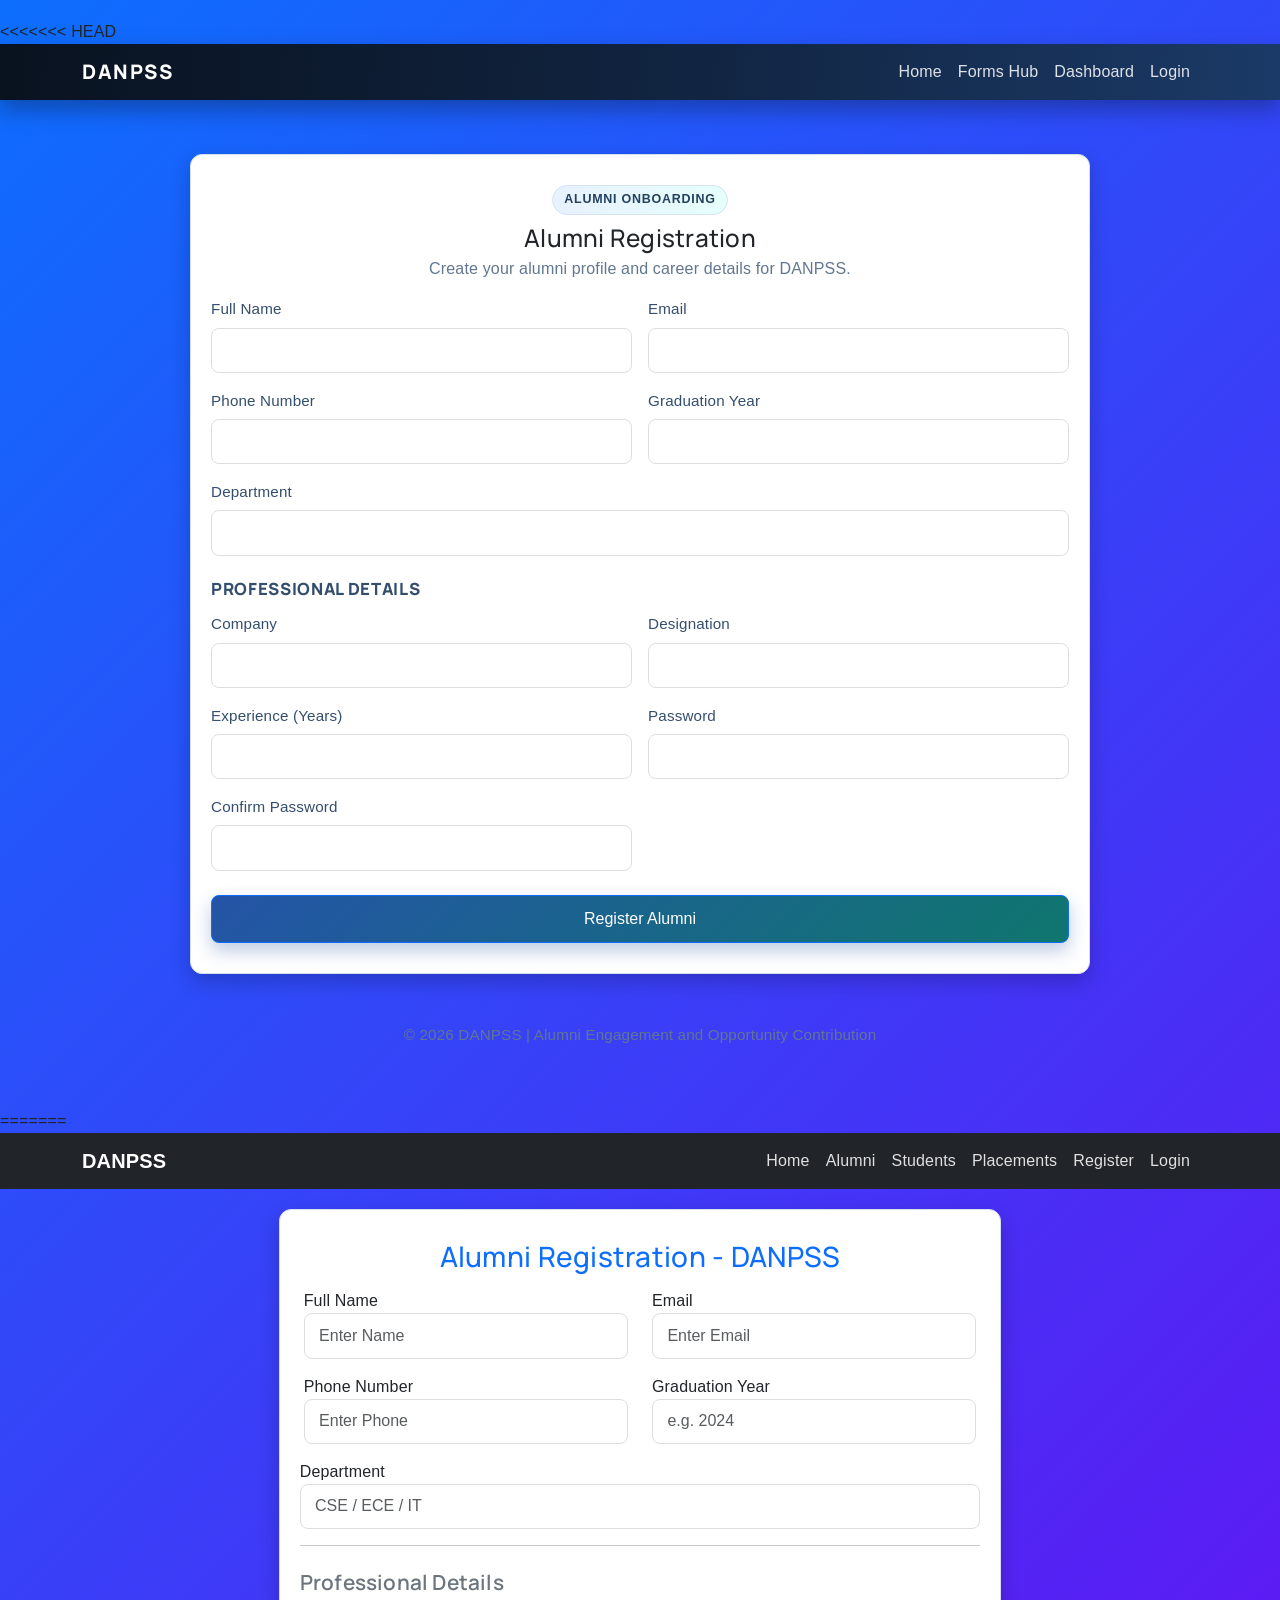
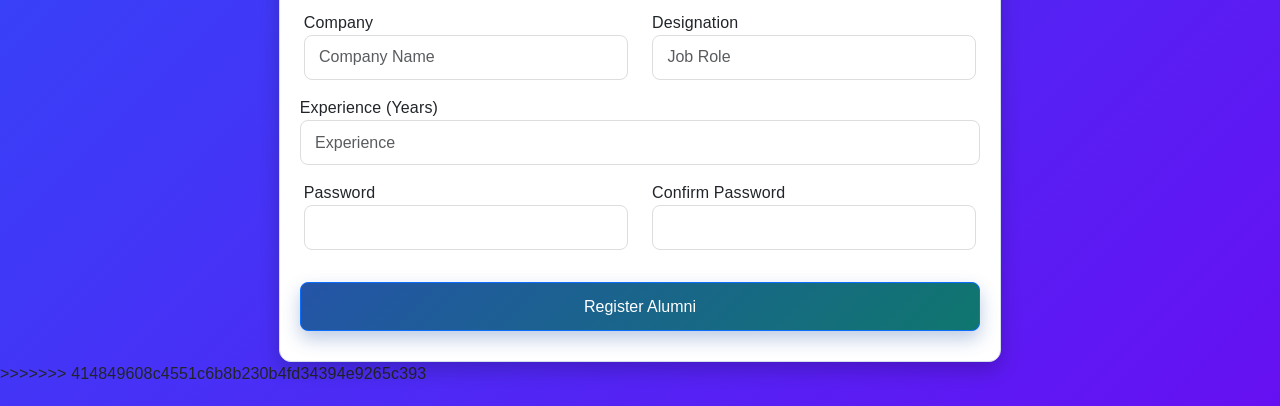
<file: alumnireg.html>
<!DOCTYPE html>
<html lang="en">
<head>
<meta charset="UTF-8">
<meta name="viewport" content="width=device-width, initial-scale=1.0">
<title>DANPSS Alumni Registration</title>
<<<<<<< HEAD
<link href="https://cdn.jsdelivr.net/npm/bootstrap@5.3.2/dist/css/bootstrap.min.css" rel="stylesheet">
<link href="assets/css/app.css" rel="stylesheet">
</head>
<body>
<nav class="navbar navbar-expand-lg navbar-dark app-navbar sticky-top">
  <div class="container">
    <a class="navbar-brand app-brand" href="/danpss/index.html">DANPSS</a>
    <button class="navbar-toggler" type="button" data-bs-toggle="collapse" data-bs-target="#menu"><span class="navbar-toggler-icon"></span></button>
    <div class="collapse navbar-collapse" id="menu">
      <ul class="navbar-nav ms-auto">
        <li class="nav-item"><a class="nav-link" data-nav href="/danpss/index.html">Home</a></li>
        <li class="nav-item"><a class="nav-link" data-nav href="/danpss/forms.html">Forms Hub</a></li>
        <li class="nav-item"><a class="nav-link" data-nav href="/danpss/dashboard">Dashboard</a></li>
        <li class="nav-item"><a class="nav-link" data-nav href="/danpss/login.html">Login</a></li>
      </ul>
    </div>
  </div>
</nav>

<main class="page-shell">
  <div class="form-shell">
    <div class="form-card">
      <div class="text-center mb-2"><span class="kicker">Alumni Onboarding</span></div>
      <h1 class="section-title text-center">Alumni Registration</h1>
      <p class="section-muted text-center">Create your alumni profile and career details for DANPSS.</p>
      <div id="alumniFormMessage" class="alert alert-danger d-none" role="alert"></div>
      <form action="/danpss/alumni/register" method="post" onsubmit="return validateAlumniForm()" novalidate>
        <div class="row g-3">
          <div class="col-md-6">
            <label class="form-label" for="alumniName">Full Name</label>
            <input type="text" id="alumniName" name="alumniName" class="form-control" maxlength="100" required>
            <div class="invalid-feedback">Name is required.</div>
          </div>
          <div class="col-md-6">
            <label class="form-label" for="alumniEmail">Email</label>
            <input type="email" id="alumniEmail" name="alumniEmail" class="form-control" maxlength="100" required>
            <div class="invalid-feedback">Valid email is required.</div>
          </div>
          <div class="col-md-6">
            <label class="form-label" for="alumniPhone">Phone Number</label>
            <input type="tel" id="alumniPhone" name="alumniPhone" class="form-control" inputmode="numeric" maxlength="10" required>
            <div class="invalid-feedback">Phone number must be 10 digits.</div>
          </div>
          <div class="col-md-6">
            <label class="form-label" for="alumniGraduationYear">Graduation Year</label>
            <input type="number" id="alumniGraduationYear" name="alumniGraduationYear" class="form-control" min="1990" max="2100" required>
            <div class="invalid-feedback">Year must be between 1990 and 2100.</div>
          </div>
          <div class="col-12">
            <label class="form-label" for="alumniDepartment">Department</label>
            <input type="text" id="alumniDepartment" name="alumniDepartment" class="form-control" maxlength="50" required>
            <div class="invalid-feedback">Department is required.</div>
          </div>
        </div>

        <h2 class="form-section-title">Professional Details</h2>

        <div class="row g-3">
          <div class="col-md-6">
            <label class="form-label" for="alumniCompany">Company</label>
            <input type="text" id="alumniCompany" name="alumniCompany" class="form-control" maxlength="100" required>
            <div class="invalid-feedback">Company is required.</div>
          </div>
          <div class="col-md-6">
            <label class="form-label" for="alumniDesignation">Designation</label>
            <input type="text" id="alumniDesignation" name="alumniDesignation" class="form-control" maxlength="100" required>
            <div class="invalid-feedback">Designation is required.</div>
          </div>
          <div class="col-md-6">
            <label class="form-label" for="alumniExperience">Experience (Years)</label>
            <input type="number" id="alumniExperience" name="alumniExperience" class="form-control" min="0" max="60" required>
            <div class="invalid-feedback">Enter non-negative experience.</div>
          </div>
          <div class="col-md-6">
            <label class="form-label" for="alumniPass">Password</label>
            <input type="password" id="alumniPass" name="alumniPass" class="form-control" minlength="6" required>
            <div class="invalid-feedback">Minimum 6 characters.</div>
          </div>
          <div class="col-md-6">
            <label class="form-label" for="alumniCPass">Confirm Password</label>
            <input type="password" id="alumniCPass" name="alumniCPass" class="form-control" minlength="6" required>
            <div class="invalid-feedback">Passwords must match.</div>
          </div>
        </div>

        <div class="d-grid mt-4">
          <button type="submit" class="btn btn-primary">Register Alumni</button>
        </div>
      </form>
    </div>
  </div>
  <footer class="page-footer">&copy; 2026 DANPSS | Alumni Engagement and Opportunity Contribution</footer>
</main>

<script src="https://cdn.jsdelivr.net/npm/bootstrap@5.3.2/dist/js/bootstrap.bundle.min.js"></script>
<script src="validation.js"></script>
<script src="assets/js/app-ui.js"></script>
<script>
document.addEventListener("DOMContentLoaded", function () {
  initFormStatus("alumniFormMessage", {
    missing_fields: "Please complete all required alumni details.",
    invalid_email: "Enter a valid email address.",
    invalid_phone: "Phone number must contain exactly 10 digits.",
    invalid_graduation_year: "Graduation year must be between 1990 and 2100.",
    invalid_experience: "Experience must be a non-negative number.",
    password_mismatch: "Password and confirm password must match.",
    invalid_password: "Password must contain at least 6 characters.",
    server_error: "Unable to save alumni registration right now. Please try again."
  });
});
</script>
</body>
</html>

=======

<link href="https://cdn.jsdelivr.net/npm/bootstrap@5.3.2/dist/css/bootstrap.min.css" rel="stylesheet">

<style>
body{
    background:linear-gradient(135deg,#0d6efd,#6610f2);
    font-family:-apple-system, BlinkMacSystemFont, 'Segoe UI', Roboto, 'Helvetica Neue', Arial, sans-serif;
    padding:20px 0;
}

.form-card{
    background:white;
    padding:30px 20px;
    border-radius:12px;
    box-shadow:0 8px 20px rgba(0,0,0,0.2);
    margin-top:20px;
}

.form-card h3{
    font-size:clamp(1.3rem, 5vw, 1.75rem);
    margin-bottom:1.5rem;
}

.form-card h5{
    font-size:clamp(1.1rem, 4vw, 1.3rem);
    margin:1.5rem 0 1rem 0;
    font-weight:600;
}

.form-card .form-label{
    font-weight:500;
    font-size:0.95rem;
    margin-bottom:0.4rem;
}

.form-card .form-control,
.form-card .form-select{
    border-radius:8px;
    border:1px solid #ddd;
    padding:0.6rem 0.9rem;
}

.form-card .form-control:focus,
.form-card .form-select:focus{
    border-color:#0d6efd;
    box-shadow:0 0 0 0.2rem rgba(13, 110, 253, 0.15);
}

.form-card .btn{
    padding:0.7rem 1.5rem;
    font-weight:500;
    border-radius:8px;
}

.form-card .row{
    margin-left:-0.5rem;
    margin-right:-0.5rem;
}

@media(max-width:768px){
    .form-card{
        padding:25px 15px;
    }
}
</style>
</head>

<body>

<!-- ✅ Navbar -->
<nav class="navbar navbar-expand-lg navbar-dark bg-dark sticky-top">
<div class="container">
<a class="navbar-brand fw-bold" href="index.html">DANPSS</a>

<button class="navbar-toggler" data-bs-toggle="collapse" data-bs-target="#menu">
<span class="navbar-toggler-icon"></span>
</button>

<div class="collapse navbar-collapse" id="menu">
<ul class="navbar-nav ms-auto">
<li class="nav-item"><a class="nav-link" href="index.html">Home</a></li>
<li class="nav-item"><a class="nav-link" href="alumnireg.html">Alumni</a></li>
<li class="nav-item"><a class="nav-link" href="studentprofile.html">Students</a></li>
<li class="nav-item"><a class="nav-link" href="jobpost.html">Placements</a></li>
<li class="nav-item"><a class="nav-link" href="register.html">Register</a></li>
<li class="nav-item"><a class="nav-link" href="login.html">Login</a></li>
</ul>
</div>
</div>
</nav>

<div class="container-fluid">
<div class="row justify-content-center">
<div class="col-12 col-lg-8 col-xl-7">

<div class="form-card">

<h3 class="text-center mb-3 text-primary">Alumni Registration - DANPSS</h3>

<form action="/danpss/alumni/register" method="post" onsubmit="return validateAlumniForm()" novalidate>

<div class="row">
<div class="col-md-6 mb-3">
<label>Full Name</label>
<input type="text" id="alumniName" name="alumniName" class="form-control" placeholder="Enter Name" required>
</div>

<div class="col-md-6 mb-3">
<label>Email</label>
<input type="email" id="alumniEmail" name="alumniEmail" class="form-control" placeholder="Enter Email" required>
</div>
</div>

<div class="row">
<div class="col-md-6 mb-3">
<label>Phone Number</label>
<input type="tel" id="alumniPhone" name="alumniPhone" class="form-control" placeholder="Enter Phone" required>
</div>

<div class="col-md-6 mb-3">
<label>Graduation Year</label>
<input type="number" id="alumniGraduationYear" name="alumniGraduationYear" class="form-control" placeholder="e.g. 2024">
</div>
</div>

<div class="mb-3">
<label>Department</label>
<input type="text" id="alumniDepartment" name="alumniDepartment" class="form-control" placeholder="CSE / ECE / IT">
</div>

<hr>

<h5 class="text-secondary">Professional Details</h5>

<div class="row">
<div class="col-md-6 mb-3">
<label>Company</label>
<input type="text" id="alumniCompany" name="alumniCompany" class="form-control" placeholder="Company Name">
</div>

<div class="col-md-6 mb-3">
<label>Designation</label>
<input type="text" id="alumniDesignation" name="alumniDesignation" class="form-control" placeholder="Job Role">
</div>
</div>

<div class="mb-3">
<label>Experience (Years)</label>
<input type="number" id="alumniExperience" name="alumniExperience" class="form-control" placeholder="Experience">
</div>

<div class="row">
<div class="col-md-6 mb-3">
<label>Password</label>
<input type="password" id="alumniPass" name="alumniPass" class="form-control" required>
</div>

<div class="col-md-6 mb-3">
<label>Confirm Password</label>
<input type="password" id="alumniCPass" name="alumniCPass" class="form-control" required>
</div>
</div>

<div class="d-grid mt-3">
<button type="submit" class="btn btn-primary">Register Alumni</button>
</div>

</form>

</div>
</div>
</div>
</div>
<script src="https://cdn.jsdelivr.net/npm/bootstrap@5.3.2/dist/js/bootstrap.bundle.min.js"></script>
<script src="validation.js"></script>
</body>
</html>
>>>>>>> 414849608c4551c6b8b230b4fd34394e9265c393
</file>
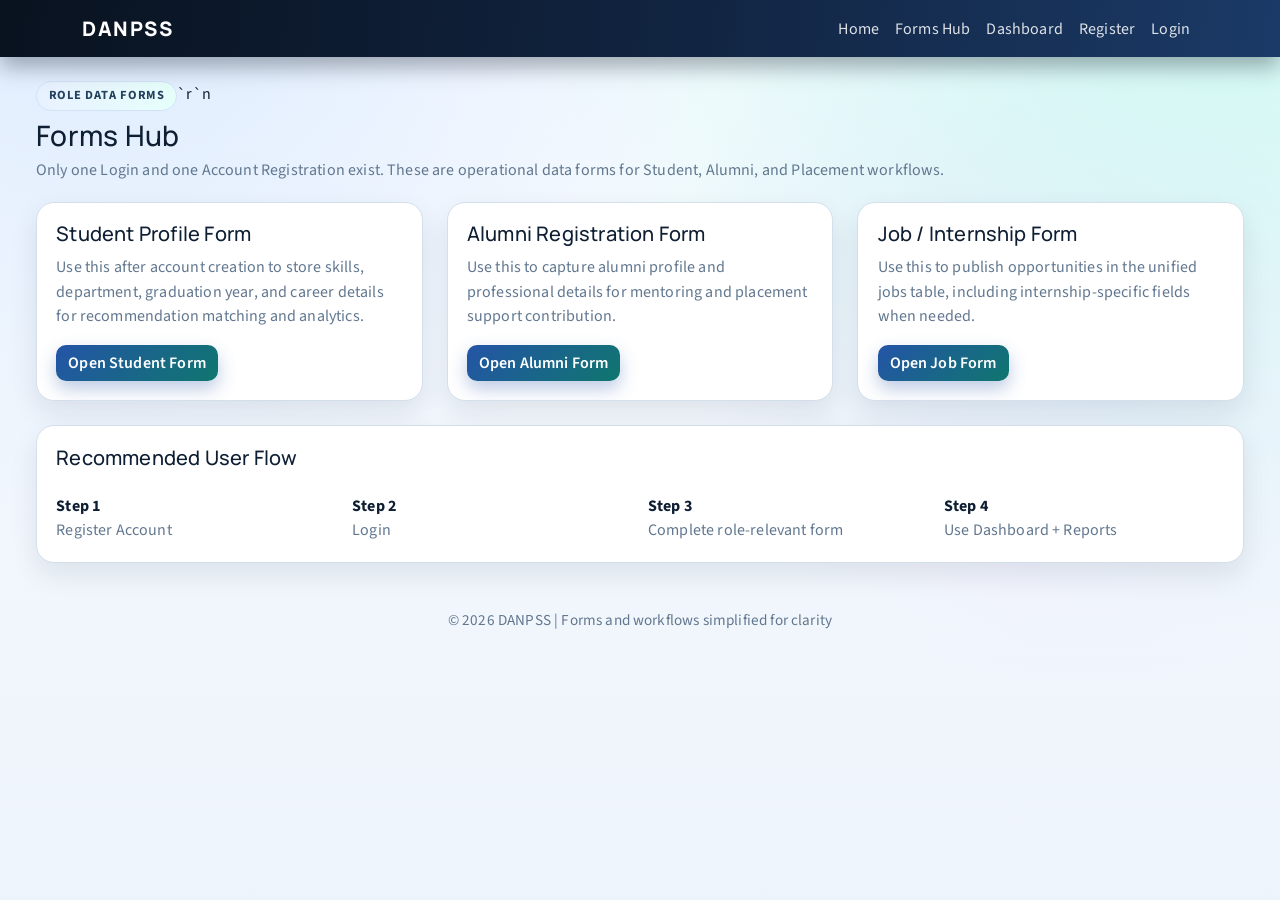
<file: forms.html>
<!DOCTYPE html>
<html lang="en">
<head>
<meta charset="UTF-8">
<meta name="viewport" content="width=device-width, initial-scale=1.0">
<title>DANPSS Forms Hub</title>
<link href="https://cdn.jsdelivr.net/npm/bootstrap@5.3.2/dist/css/bootstrap.min.css" rel="stylesheet">
<link href="assets/css/app.css" rel="stylesheet">
</head>
<body>
<nav class="navbar navbar-expand-lg navbar-dark app-navbar sticky-top">
  <div class="container">
    <a class="navbar-brand app-brand" href="/danpss/index.html">DANPSS</a>
    <button class="navbar-toggler" type="button" data-bs-toggle="collapse" data-bs-target="#menu"><span class="navbar-toggler-icon"></span></button>
    <div class="collapse navbar-collapse" id="menu">
      <ul class="navbar-nav ms-auto">
        <li class="nav-item"><a class="nav-link" data-nav href="/danpss/index.html">Home</a></li>
        <li class="nav-item"><a class="nav-link" data-nav href="/danpss/forms.html">Forms Hub</a></li>
        <li class="nav-item"><a class="nav-link" data-nav href="/danpss/dashboard">Dashboard</a></li>
        <li class="nav-item"><a class="nav-link" data-nav href="/danpss/register.html">Register</a></li>
        <li class="nav-item"><a class="nav-link" data-nav href="/danpss/login.html">Login</a></li>
      </ul>
    </div>
  </div>
</nav>

<div class="page-shell">
  <div class="page-header">
    <span class="kicker">Role Data Forms</span>`r`n    <h1 class="page-title mt-2">Forms Hub</h1>
    <p class="section-muted mb-0">Only one Login and one Account Registration exist. These are operational data forms for Student, Alumni, and Placement workflows.</p>
  </div>

  <div class="row g-4">
    <div class="col-lg-4">
      <div class="app-card feature-card h-100">
        <h2 class="h5">Student Profile Form</h2>
        <p class="section-muted">Use this after account creation to store skills, department, graduation year, and career details for recommendation matching and analytics.</p>
        <a class="btn btn-primary" href="/danpss/studentprofile.html">Open Student Form</a>
      </div>
    </div>
    <div class="col-lg-4">
      <div class="app-card feature-card h-100">
        <h2 class="h5">Alumni Registration Form</h2>
        <p class="section-muted">Use this to capture alumni profile and professional details for mentoring and placement support contribution.</p>
        <a class="btn btn-primary" href="/danpss/alumnireg.html">Open Alumni Form</a>
      </div>
    </div>
    <div class="col-lg-4">
      <div class="app-card feature-card h-100">
        <h2 class="h5">Job / Internship Form</h2>
        <p class="section-muted">Use this to publish opportunities in the unified jobs table, including internship-specific fields when needed.</p>
        <a class="btn btn-primary" href="/danpss/jobpost.html">Open Job Form</a>
      </div>
    </div>
  </div>

  <div class="app-card mt-4">
    <h2 class="h5">Recommended User Flow</h2>
    <div class="row g-3 mt-1">
      <div class="col-md-3"><strong>Step 1</strong><div class="section-muted">Register Account</div></div>
      <div class="col-md-3"><strong>Step 2</strong><div class="section-muted">Login</div></div>
      <div class="col-md-3"><strong>Step 3</strong><div class="section-muted">Complete role-relevant form</div></div>
      <div class="col-md-3"><strong>Step 4</strong><div class="section-muted">Use Dashboard + Reports</div></div>
    </div>
  </div>

  <footer class="page-footer">&copy; 2026 DANPSS | Forms and workflows simplified for clarity</footer>
</div>

<script src="https://cdn.jsdelivr.net/npm/bootstrap@5.3.2/dist/js/bootstrap.bundle.min.js"></script>
<script src="assets/js/app-ui.js"></script>
</body>
</html>
</file>
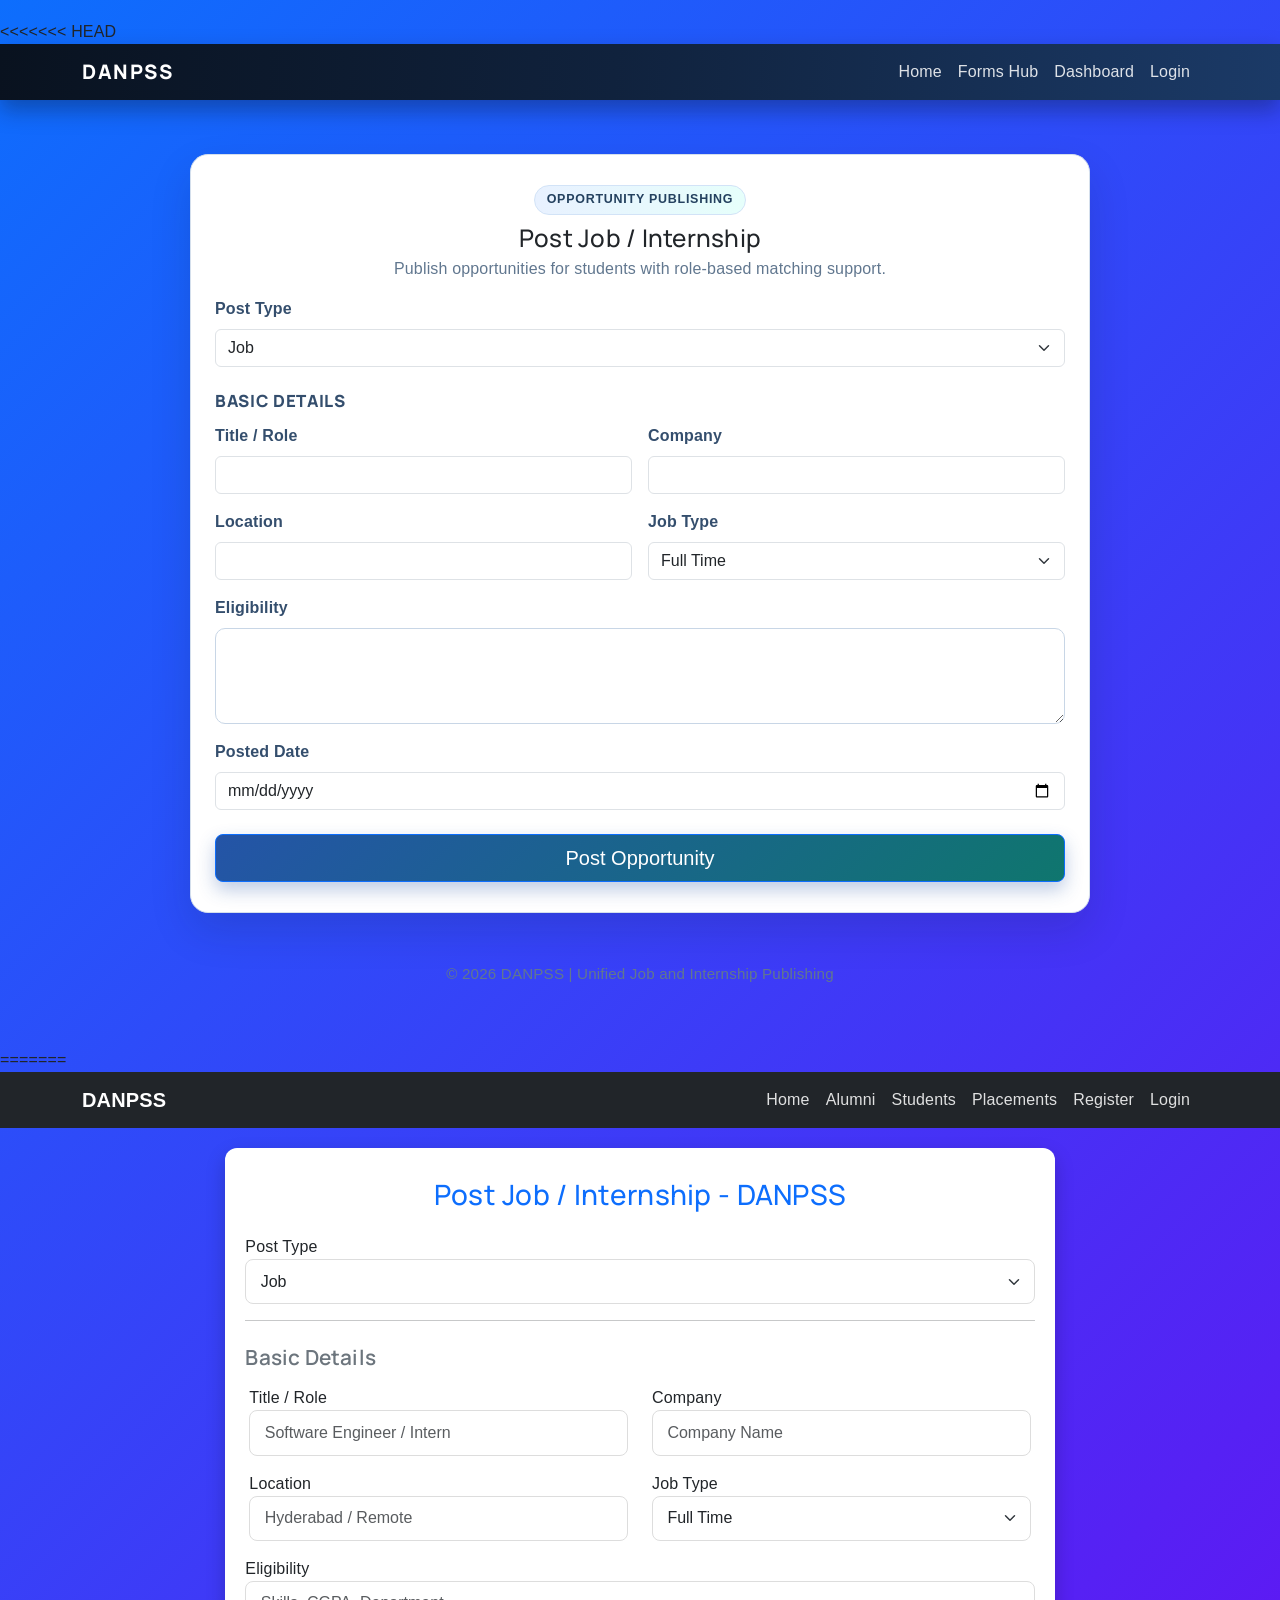
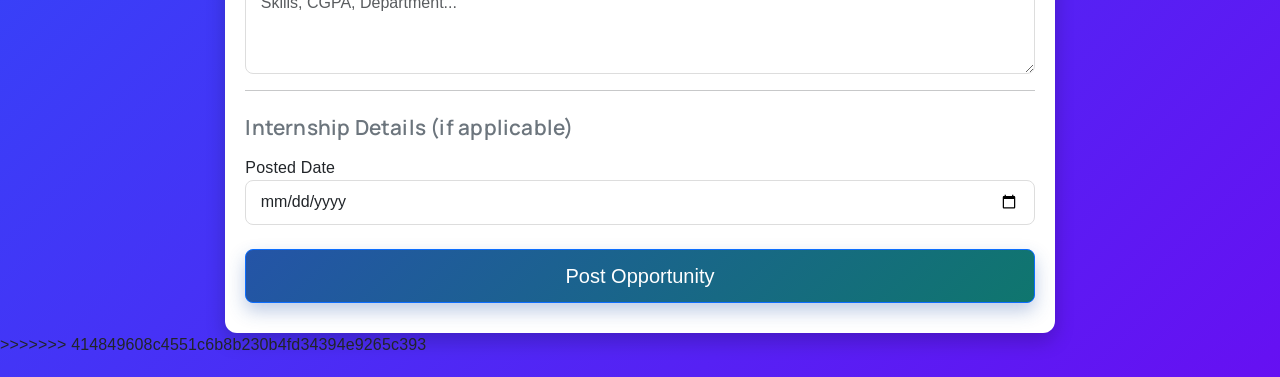
<file: jobpost.html>
<!DOCTYPE html>
<html lang="en">
<head>
<meta charset="UTF-8">
<meta name="viewport" content="width=device-width, initial-scale=1.0">
<title>DANPSS Post Job / Internship</title>
<<<<<<< HEAD
<link href="https://cdn.jsdelivr.net/npm/bootstrap@5.3.2/dist/css/bootstrap.min.css" rel="stylesheet">
<link href="assets/css/app.css" rel="stylesheet">
</head>
<body>
<nav class="navbar navbar-expand-lg navbar-dark app-navbar sticky-top">
  <div class="container">
    <a class="navbar-brand app-brand" href="/danpss/index.html">DANPSS</a>
    <button class="navbar-toggler" type="button" data-bs-toggle="collapse" data-bs-target="#menu"><span class="navbar-toggler-icon"></span></button>
    <div class="collapse navbar-collapse" id="menu">
      <ul class="navbar-nav ms-auto">
        <li class="nav-item"><a class="nav-link" data-nav href="/danpss/index.html">Home</a></li>
        <li class="nav-item"><a class="nav-link" data-nav href="/danpss/forms.html">Forms Hub</a></li>
        <li class="nav-item"><a class="nav-link" data-nav href="/danpss/dashboard">Dashboard</a></li>
        <li class="nav-item"><a class="nav-link" data-nav href="/danpss/login.html">Login</a></li>
      </ul>
    </div>
  </div>
</nav>

<main class="page-shell">
  <div class="form-shell">
    <div class="form-card">
      <div class="text-center mb-2"><span class="kicker">Opportunity Publishing</span></div>
      <h1 class="section-title text-center">Post Job / Internship</h1>
      <p class="section-muted text-center">Publish opportunities for students with role-based matching support.</p>
      <div id="jobFormMessage" class="alert alert-danger d-none" role="alert"></div>
      <form action="/danpss/job/post" method="post" onsubmit="return validatePostForm()" novalidate>
        <div class="mb-3">
          <label class="form-label" for="jobPostType">Post Type</label>
          <select id="jobPostType" name="jobPostType" class="form-select" onchange="toggleInternshipFields()" required>
            <option value="Job">Job</option>
            <option value="Internship">Internship</option>
          </select>
        </div>

        <h2 class="form-section-title">Basic Details</h2>
        <div class="row g-3">
          <div class="col-md-6">
            <label class="form-label" for="jobTitle">Title / Role</label>
            <input type="text" id="jobTitle" name="jobTitle" class="form-control" maxlength="100" required>
            <div class="invalid-feedback">Title is required.</div>
          </div>
          <div class="col-md-6">
            <label class="form-label" for="jobCompany">Company</label>
            <input type="text" id="jobCompany" name="jobCompany" class="form-control" maxlength="100" required>
            <div class="invalid-feedback">Company is required.</div>
          </div>
          <div class="col-md-6">
            <label class="form-label" for="jobLocation">Location</label>
            <input type="text" id="jobLocation" name="jobLocation" class="form-control" maxlength="100" required>
            <div class="invalid-feedback">Location is required.</div>
          </div>
          <div class="col-md-6">
            <label class="form-label" for="jobJobType">Job Type</label>
            <select id="jobJobType" name="jobJobType" class="form-select">
              <option value="Full Time">Full Time</option>
              <option value="Part Time">Part Time</option>
              <option value="Internship">Internship</option>
              <option value="Remote">Remote</option>
            </select>
          </div>
          <div class="col-12">
            <label class="form-label" for="jobEligibility">Eligibility</label>
            <textarea id="jobEligibility" name="jobEligibility" class="form-control" rows="3" required></textarea>
            <div class="invalid-feedback">Eligibility criteria are required.</div>
          </div>
        </div>

        <div id="internshipSection" class="d-none">
          <h2 class="form-section-title">Internship Details</h2>
          <div class="row g-3">
            <div class="col-md-6">
              <label class="form-label" for="jobDuration">Duration (Months)</label>
              <input type="number" id="jobDuration" name="jobDuration" class="form-control" min="1" max="60">
              <div class="invalid-feedback">Enter positive duration.</div>
            </div>
            <div class="col-md-6">
              <label class="form-label" for="jobStipend">Stipend</label>
              <input type="text" id="jobStipend" name="jobStipend" class="form-control" maxlength="50">
              <div class="invalid-feedback">Stipend is required for internships.</div>
            </div>
          </div>
        </div>

        <div class="mt-3">
          <label class="form-label" for="jobPostedDate">Posted Date</label>
          <input type="date" id="jobPostedDate" name="jobPostedDate" class="form-control" required>
          <div class="invalid-feedback">Posted date is required.</div>
        </div>

        <div class="d-grid mt-4">
          <button type="submit" class="btn btn-primary btn-lg">Post Opportunity</button>
        </div>
      </form>
    </div>
  </div>
  <footer class="page-footer">&copy; 2026 DANPSS | Unified Job and Internship Publishing</footer>
</main>

<script src="https://cdn.jsdelivr.net/npm/bootstrap@5.3.2/dist/js/bootstrap.bundle.min.js"></script>
<script src="validation.js"></script>
<script src="assets/js/app-ui.js"></script>
<script>
document.addEventListener("DOMContentLoaded", function () {
  toggleInternshipFields();
  initFormStatus("jobFormMessage", {
    missing_fields: "Please complete all required job details.",
    invalid_post_type: "Select a valid post type.",
    invalid_date: "Enter a valid posted date.",
    invalid_duration: "Internship duration must be a positive number.",
    missing_internship_fields: "Duration and stipend are required for internships.",
    server_error: "Unable to save the opportunity right now. Please try again."
  });
});
</script>
</body>
</html>

=======

<link href="https://cdn.jsdelivr.net/npm/bootstrap@5.3.2/dist/css/bootstrap.min.css" rel="stylesheet">

<style>
body{
    background:linear-gradient(135deg,#0d6efd,#6610f2);
    font-family:-apple-system, BlinkMacSystemFont, 'Segoe UI', Roboto, 'Helvetica Neue', Arial, sans-serif;
    padding:20px 0;
}

.post-card{
    background:white;
    border-radius:12px;
    padding:30px 20px;
    margin-top:20px;
    box-shadow:0 8px 20px rgba(0,0,0,0.2);
}

.post-card h3{
    font-size:clamp(1.3rem, 5vw, 1.75rem);
    margin-bottom:1.5rem;
}

.post-card h5{
    font-size:clamp(1.1rem, 4vw, 1.3rem);
    margin:1.5rem 0 1rem 0;
    font-weight:600;
}

.post-card .form-label{
    font-weight:500;
    font-size:0.95rem;
    margin-bottom:0.4rem;
}

.post-card .form-control,
.post-card .form-select,
.post-card .form-check{
    border-radius:8px;
    border:1px solid #ddd;
    padding:0.6rem 0.9rem;
}

.post-card .form-control:focus,
.post-card .form-select:focus{
    border-color:#0d6efd;
    box-shadow:0 0 0 0.2rem rgba(13, 110, 253, 0.15);
}

.post-card .btn{
    padding:0.7rem 1.5rem;
    font-weight:500;
    border-radius:8px;
}

.post-card .row{
    margin-left:-0.5rem;
    margin-right:-0.5rem;
}

@media(max-width:768px){
    .post-card{
        padding:25px 15px;
    }
}
</style>
</head>

<body>

<!-- ✅ Navbar -->
<nav class="navbar navbar-expand-lg navbar-dark bg-dark sticky-top">
<div class="container">
<a class="navbar-brand fw-bold" href="index.html">DANPSS</a>

<button class="navbar-toggler" data-bs-toggle="collapse" data-bs-target="#menu">
<span class="navbar-toggler-icon"></span>
</button>

<div class="collapse navbar-collapse" id="menu">
<ul class="navbar-nav ms-auto">
<li class="nav-item"><a class="nav-link" href="index.html">Home</a></li>
<li class="nav-item"><a class="nav-link" href="alumnireg.html">Alumni</a></li>
<li class="nav-item"><a class="nav-link" href="studentprofile.html">Students</a></li>
<li class="nav-item"><a class="nav-link" href="jobpost.html">Placements</a></li>
<li class="nav-item"><a class="nav-link" href="register.html">Register</a></li>
<li class="nav-item"><a class="nav-link" href="login.html">Login</a></li>
</ul>
</div>
</div>
</nav>

<div class="container-fluid">
<div class="row justify-content-center">
<div class="col-12 col-lg-9 col-xl-8">

<div class="post-card">

<h3 class="text-center text-primary mb-4">
Post Job / Internship - DANPSS
</h3>

<form action="/danpss/job/post" method="post" onsubmit="return validatePostForm()" novalidate>

<!-- TYPE SELECTION -->
<div class="mb-3">
<label>Post Type</label>
<select id="jobPostType" name="jobPostType" class="form-select" onchange="toggleInternshipFields()">
<option>Job</option>
<option>Internship</option>
</select>
</div>

<hr>

<h5 class="text-secondary">Basic Details</h5>

<div class="row">
<div class="col-md-6 mb-3">
<label>Title / Role</label>
<input type="text" id="jobTitle" name="jobTitle" class="form-control" placeholder="Software Engineer / Intern" required>
</div>

<div class="col-md-6 mb-3">
<label>Company</label>
<input type="text" id="jobCompany" name="jobCompany" class="form-control" placeholder="Company Name" required>
</div>
</div>

<div class="row">
<div class="col-md-6 mb-3">
<label>Location</label>
<input type="text" id="jobLocation" name="jobLocation" class="form-control" placeholder="Hyderabad / Remote">
</div>

<div class="col-md-6 mb-3">
<label>Job Type</label>
<select id="jobJobType" name="jobJobType" class="form-select">
<option>Full Time</option>
<option>Part Time</option>
<option>Internship</option>
<option>Remote</option>
</select>
</div>
</div>

<div class="mb-3">
<label>Eligibility</label>
<textarea id="jobEligibility" name="jobEligibility" class="form-control" rows="3" placeholder="Skills, CGPA, Department..."></textarea>
</div>

<hr>

<h5 class="text-secondary">Internship Details (if applicable)</h5>

<div id="internshipSection" style="display:none;">
<div class="row">
<div class="col-md-6 mb-3">
<label>Duration (Months)</label>
<input type="number" id="jobDuration" name="jobDuration" class="form-control" placeholder="e.g. 3">
</div>

<div class="col-md-6 mb-3">
<label>Stipend</label>
<input type="text" id="jobStipend" name="jobStipend" class="form-control" placeholder="₹10,000 / month">
</div>
</div>
</div>

<div class="mb-3">
<label>Posted Date</label>
<input type="date" id="jobPostedDate" name="jobPostedDate" class="form-control">
</div>

<div class="d-grid mt-4">
<button type="submit" class="btn btn-primary btn-lg">Post Opportunity</button>
</div>

</form>

</div>
</div>
</div>
</div>

<script>
function toggleInternshipFields(){
    let postType = document.getElementById("jobPostType").value;
    let internshipSection = document.getElementById("internshipSection");
    
    if(postType === "Internship"){
        internshipSection.style.display = "block";
    } else {
        internshipSection.style.display = "none";
    }
}
</script>

<script src="https://cdn.jsdelivr.net/npm/bootstrap@5.3.2/dist/js/bootstrap.bundle.min.js"></script>
<script src="validation.js"></script>
</body>
</html>
>>>>>>> 414849608c4551c6b8b230b4fd34394e9265c393
</file>
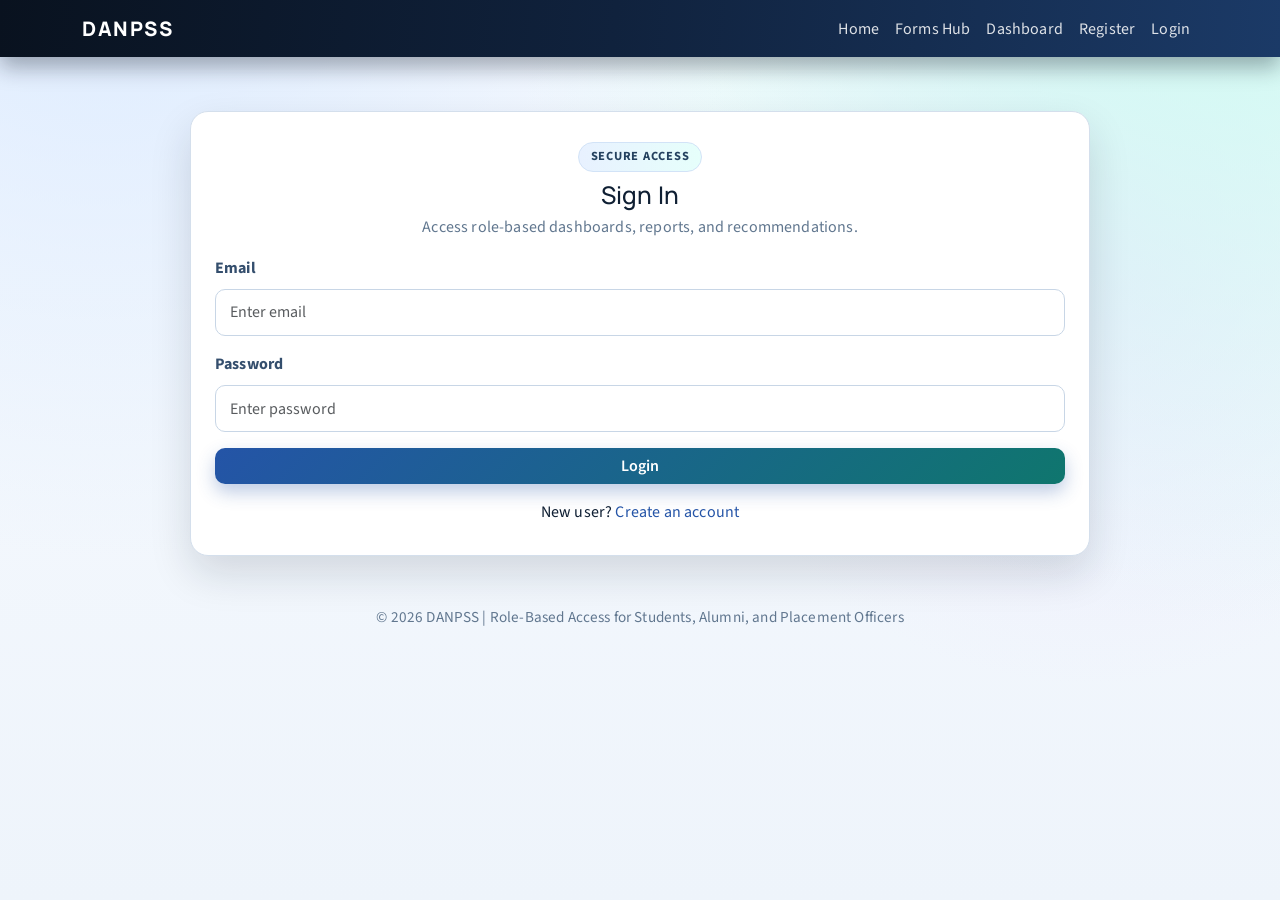
<file: login.html>
<!DOCTYPE html>
<html lang="en">
<head>
<meta charset="UTF-8">
<meta name="viewport" content="width=device-width, initial-scale=1.0">
<title>DANPSS Login</title>
<link href="https://cdn.jsdelivr.net/npm/bootstrap@5.3.2/dist/css/bootstrap.min.css" rel="stylesheet">
<link href="assets/css/app.css" rel="stylesheet">
</head>
<body>
<nav class="navbar navbar-expand-lg navbar-dark app-navbar sticky-top">
  <div class="container">
    <a class="navbar-brand app-brand" href="/danpss/index.html">DANPSS</a>
    <button class="navbar-toggler" type="button" data-bs-toggle="collapse" data-bs-target="#menu"><span class="navbar-toggler-icon"></span></button>
    <div class="collapse navbar-collapse" id="menu">
      <ul class="navbar-nav ms-auto">
        <li class="nav-item"><a class="nav-link" data-nav href="/danpss/index.html">Home</a></li>
        <li class="nav-item"><a class="nav-link" data-nav href="/danpss/forms.html">Forms Hub</a></li>
        <li class="nav-item"><a class="nav-link" data-nav href="/danpss/dashboard">Dashboard</a></li>
        <li class="nav-item"><a class="nav-link" data-nav href="/danpss/register.html">Register</a></li>
        <li class="nav-item"><a class="nav-link" data-nav href="/danpss/login.html">Login</a></li>
      </ul>
    </div>
  </div>
</nav>

<main class="page-shell">
  <div class="form-shell">
    <div class="form-card">
      <div class="text-center mb-2"><span class="kicker">Secure Access</span></div>
      <h1 class="section-title text-center">Sign In</h1>
      <p class="section-muted text-center">Access role-based dashboards, reports, and recommendations.</p>
      <div id="loginFormMessage" class="alert alert-danger d-none" role="alert"></div>
      <form action="/danpss/login" method="post" onsubmit="return validateLogin()" novalidate>
        <div class="mb-3">
          <label class="form-label" for="loginEmail">Email</label>
          <input type="email" id="loginEmail" name="loginEmail" class="form-control" placeholder="Enter email" required>
          <div class="invalid-feedback">Please provide a valid email.</div>
        </div>
        <div class="mb-3">
          <label class="form-label" for="loginPass">Password</label>
          <input type="password" id="loginPass" name="loginPass" class="form-control" placeholder="Enter password" required>
          <div class="invalid-feedback">Password is required.</div>
        </div>
        <div class="d-grid">
          <button type="submit" class="btn btn-primary">Login</button>
        </div>
        <p class="text-center mt-3 mb-0">New user? <a href="/danpss/register.html">Create an account</a></p>
      </form>
    </div>
  </div>
  <footer class="page-footer">&copy; 2026 DANPSS | Role-Based Access for Students, Alumni, and Placement Officers</footer>
</main>

<script src="https://cdn.jsdelivr.net/npm/bootstrap@5.3.2/dist/js/bootstrap.bundle.min.js"></script>
<script src="validation.js"></script>
<script src="assets/js/app-ui.js"></script>
</body>
</html>
</file>
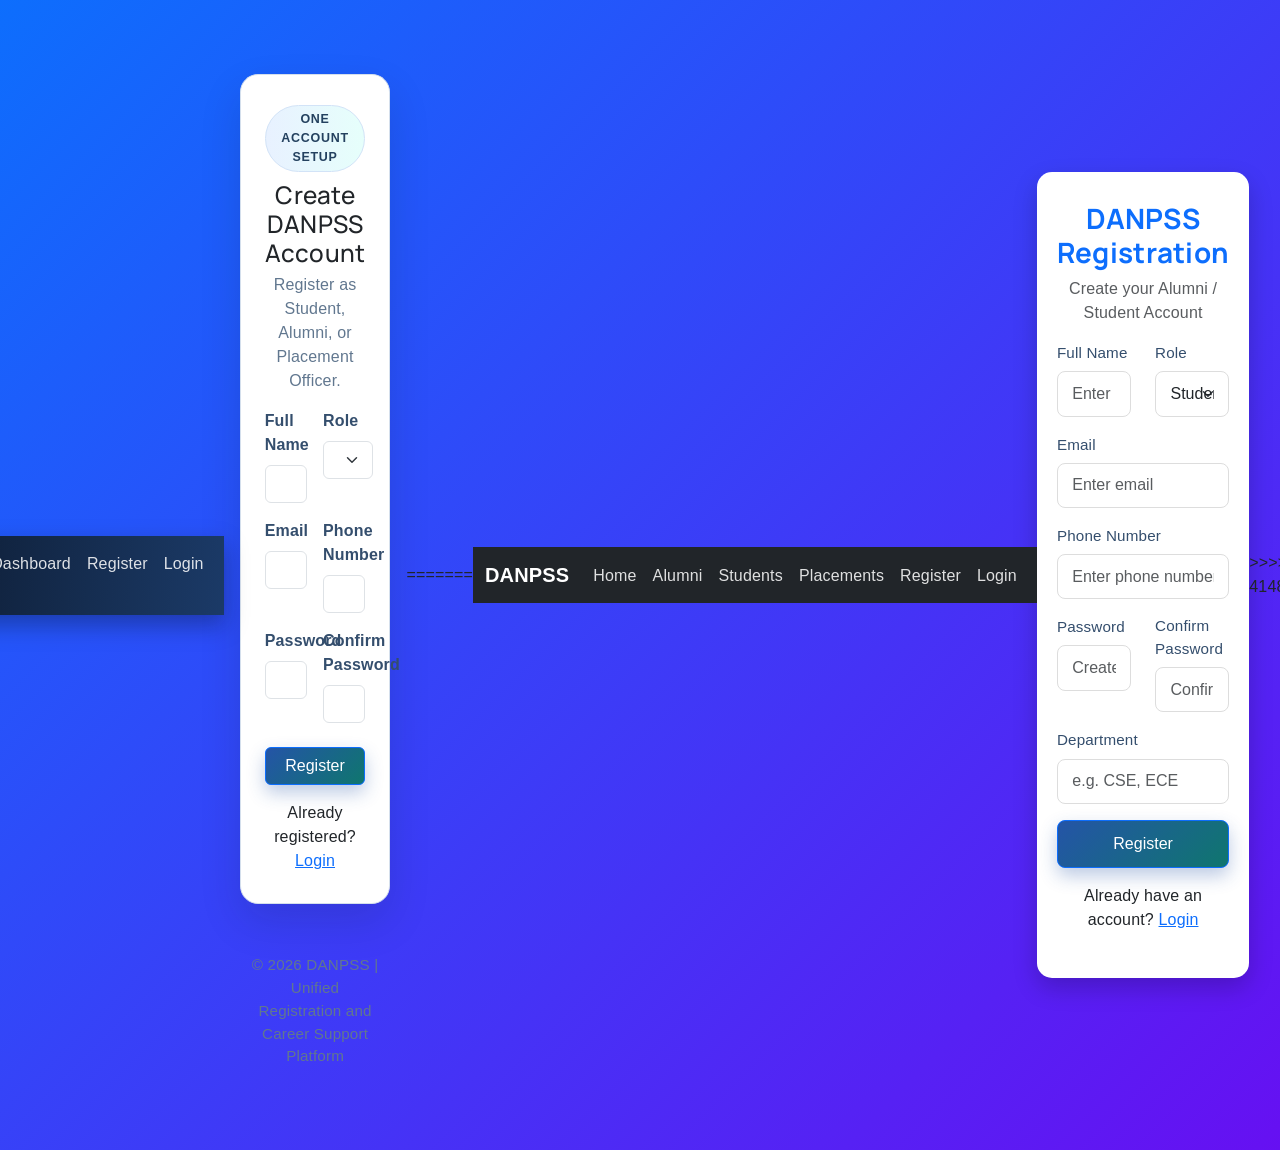
<file: register.html>
<!DOCTYPE html>
<html lang="en">
<head>
<meta charset="UTF-8">
<meta name="viewport" content="width=device-width, initial-scale=1.0">
<title>DANPSS Registration</title>
<<<<<<< HEAD
<link href="https://cdn.jsdelivr.net/npm/bootstrap@5.3.2/dist/css/bootstrap.min.css" rel="stylesheet">
<link href="assets/css/app.css" rel="stylesheet">
</head>
<body>
<nav class="navbar navbar-expand-lg navbar-dark app-navbar sticky-top">
  <div class="container">
    <a class="navbar-brand app-brand" href="/danpss/index.html">DANPSS</a>
    <button class="navbar-toggler" type="button" data-bs-toggle="collapse" data-bs-target="#menu"><span class="navbar-toggler-icon"></span></button>
    <div class="collapse navbar-collapse" id="menu">
      <ul class="navbar-nav ms-auto">
        <li class="nav-item"><a class="nav-link" data-nav href="/danpss/index.html">Home</a></li>
        <li class="nav-item"><a class="nav-link" data-nav href="/danpss/forms.html">Forms Hub</a></li>
        <li class="nav-item"><a class="nav-link" data-nav href="/danpss/dashboard">Dashboard</a></li>
        <li class="nav-item"><a class="nav-link" data-nav href="/danpss/register.html">Register</a></li>
        <li class="nav-item"><a class="nav-link" data-nav href="/danpss/login.html">Login</a></li>
      </ul>
    </div>
  </div>
</nav>

<main class="page-shell">
  <div class="form-shell">
    <div class="form-card">
      <div class="text-center mb-2"><span class="kicker">One Account Setup</span></div>
      <h1 class="section-title text-center">Create DANPSS Account</h1>
      <p class="section-muted text-center">Register as Student, Alumni, or Placement Officer.</p>
      <div id="registerFormMessage" class="alert alert-danger d-none" role="alert"></div>
      <form action="/danpss/register" method="post" onsubmit="return validateRegisterForm()" novalidate>
        <div class="row g-3">
          <div class="col-md-6">
            <label class="form-label" for="regName">Full Name</label>
            <input type="text" id="regName" name="regName" class="form-control" maxlength="100" required>
            <div class="invalid-feedback">Name is required.</div>
          </div>
          <div class="col-md-6">
            <label class="form-label" for="role">Role</label>
            <select id="role" name="role" class="form-select" required>
              <option value="Student">Student</option>
              <option value="Alumni">Alumni</option>
              <option value="Placement Officer">Placement Officer</option>
            </select>
          </div>
          <div class="col-md-6">
            <label class="form-label" for="regEmail">Email</label>
            <input type="email" id="regEmail" name="regEmail" class="form-control" maxlength="100" required>
            <div class="invalid-feedback">Enter a valid email.</div>
          </div>
          <div class="col-md-6">
            <label class="form-label" for="regPhone">Phone Number</label>
            <input type="tel" id="regPhone" name="regPhone" class="form-control" inputmode="numeric" maxlength="10" required>
            <div class="invalid-feedback">Phone number must be 10 digits.</div>
          </div>
          <div class="col-md-6">
            <label class="form-label" for="regPass">Password</label>
            <input type="password" id="regPass" name="regPass" class="form-control" minlength="6" required>
            <div class="invalid-feedback">Minimum 6 characters.</div>
          </div>
          <div class="col-md-6">
            <label class="form-label" for="regCPass">Confirm Password</label>
            <input type="password" id="regCPass" name="regCPass" class="form-control" minlength="6" required>
            <div class="invalid-feedback">Passwords must match.</div>
          </div>
        </div>
        <div class="d-grid mt-4">
          <button type="submit" class="btn btn-primary">Register</button>
        </div>
        <p class="text-center mt-3 mb-0">Already registered? <a href="/danpss/login.html">Login</a></p>
      </form>
    </div>
  </div>
  <footer class="page-footer">&copy; 2026 DANPSS | Unified Registration and Career Support Platform</footer>
</main>

<script src="https://cdn.jsdelivr.net/npm/bootstrap@5.3.2/dist/js/bootstrap.bundle.min.js"></script>
<script src="validation.js"></script>
<script src="assets/js/app-ui.js"></script>
</body>
</html>

=======

<!-- Bootstrap CDN -->
<link href="https://cdn.jsdelivr.net/npm/bootstrap@5.3.2/dist/css/bootstrap.min.css" rel="stylesheet">

<style>
body{
    background: linear-gradient(135deg,#0d6efd,#6610f2);
    min-height:100vh;
    display:flex;
    justify-content:center;
    align-items:center;
    font-family:-apple-system, BlinkMacSystemFont, 'Segoe UI', Roboto, 'Helvetica Neue', Arial, sans-serif;
    padding:20px;
}

.register-card{
    background:white;
    padding:30px 20px;
    border-radius:15px;
    box-shadow:0 10px 25px rgba(0,0,0,0.2);
    width:100%;
    max-width:520px;
}

.register-card h3{
    font-size:clamp(1.3rem, 5vw, 1.75rem);
    margin-bottom:0.5rem;
}

.register-card .form-label{
    font-weight:500;
    font-size:0.95rem;
    margin-bottom:0.4rem;
}

.register-card .form-control,
.register-card .form-select{
    border-radius:8px;
    border:1px solid #ddd;
    padding:0.6rem 0.9rem;
}

.register-card .form-control:focus,
.register-card .form-select:focus{
    border-color:#0d6efd;
    box-shadow:0 0 0 0.2rem rgba(13, 110, 253, 0.15);
}

.register-card .btn{
    padding:0.7rem;
    font-weight:500;
    border-radius:8px;
}

.brand{
    font-weight:bold;
    color:#0d6efd;
}

@media(max-width:576px){
    .register-card{
        padding:25px 15px;
    }
    
    .register-card .row{
        margin-left:-0.5rem;
        margin-right:-0.5rem;
    }
}
</style>
</head>

<body>

<!-- ✅ Navbar -->
<nav class="navbar navbar-expand-lg navbar-dark bg-dark sticky-top">
<div class="container">
<a class="navbar-brand fw-bold" href="index.html">DANPSS</a>

<button class="navbar-toggler" data-bs-toggle="collapse" data-bs-target="#menu">
<span class="navbar-toggler-icon"></span>
</button>

<div class="collapse navbar-collapse" id="menu">
<ul class="navbar-nav ms-auto">
<li class="nav-item"><a class="nav-link" href="index.html">Home</a></li>
<li class="nav-item"><a class="nav-link" href="alumnireg.html">Alumni</a></li>
<li class="nav-item"><a class="nav-link" href="studentprofile.html">Students</a></li>
<li class="nav-item"><a class="nav-link" href="jobpost.html">Placements</a></li>
<li class="nav-item"><a class="nav-link" href="register.html">Register</a></li>
<li class="nav-item"><a class="nav-link" href="login.html">Login</a></li>
</ul>
</div>
</div>
</nav>

<div class="register-card">

<h3 class="text-center brand mb-2">DANPSS Registration</h3>
<p class="text-center text-muted">Create your Alumni / Student Account</p>

<form action="/danpss/register" method="post" onsubmit="return validateRegisterForm()" novalidate>

<div class="row">
<div class="col-md-6 mb-3">
<label class="form-label">Full Name</label>
<input type="text" id="regName" name="regName" class="form-control" placeholder="Enter name" required>
</div>

<div class="col-md-6 mb-3">
<label class="form-label">Role</label>
<select name="role" class="form-select">
<option>Student</option>
<option>Alumni</option>
</select>
</div>
</div>

<div class="mb-3">
<label class="form-label">Email</label>
<input type="email" id="regEmail" name="regEmail" class="form-control" placeholder="Enter email" required>
</div>

<div class="mb-3">
<label class="form-label">Phone Number</label>
<input type="tel" id="regPhone" name="regPhone" class="form-control" placeholder="Enter phone number" required>
</div>

<div class="row">
<div class="col-md-6 mb-3">
<label class="form-label">Password</label>
<input type="password" id="regPass" name="regPass" class="form-control" placeholder="Create password" required>
</div>

<div class="col-md-6 mb-3">
<label class="form-label">Confirm Password</label>
<input type="password" id="regCPass" name="regCPass" class="form-control" placeholder="Confirm password" required>
</div>
</div>

<div class="mb-3">
<label class="form-label">Department</label>
<input type="text" name="department" class="form-control" placeholder="e.g. CSE, ECE">
</div>

<div class="d-grid">
<button type="submit" class="btn btn-primary">Register</button>
</div>

<p class="text-center mt-3">
Already have an account? <a href="login.html">Login</a>
</p>

</form>
</div>
<script src="https://cdn.jsdelivr.net/npm/bootstrap@5.3.2/dist/js/bootstrap.bundle.min.js"></script>
<script src="validation.js"></script>
</body>
</html>
>>>>>>> 414849608c4551c6b8b230b4fd34394e9265c393
</file>
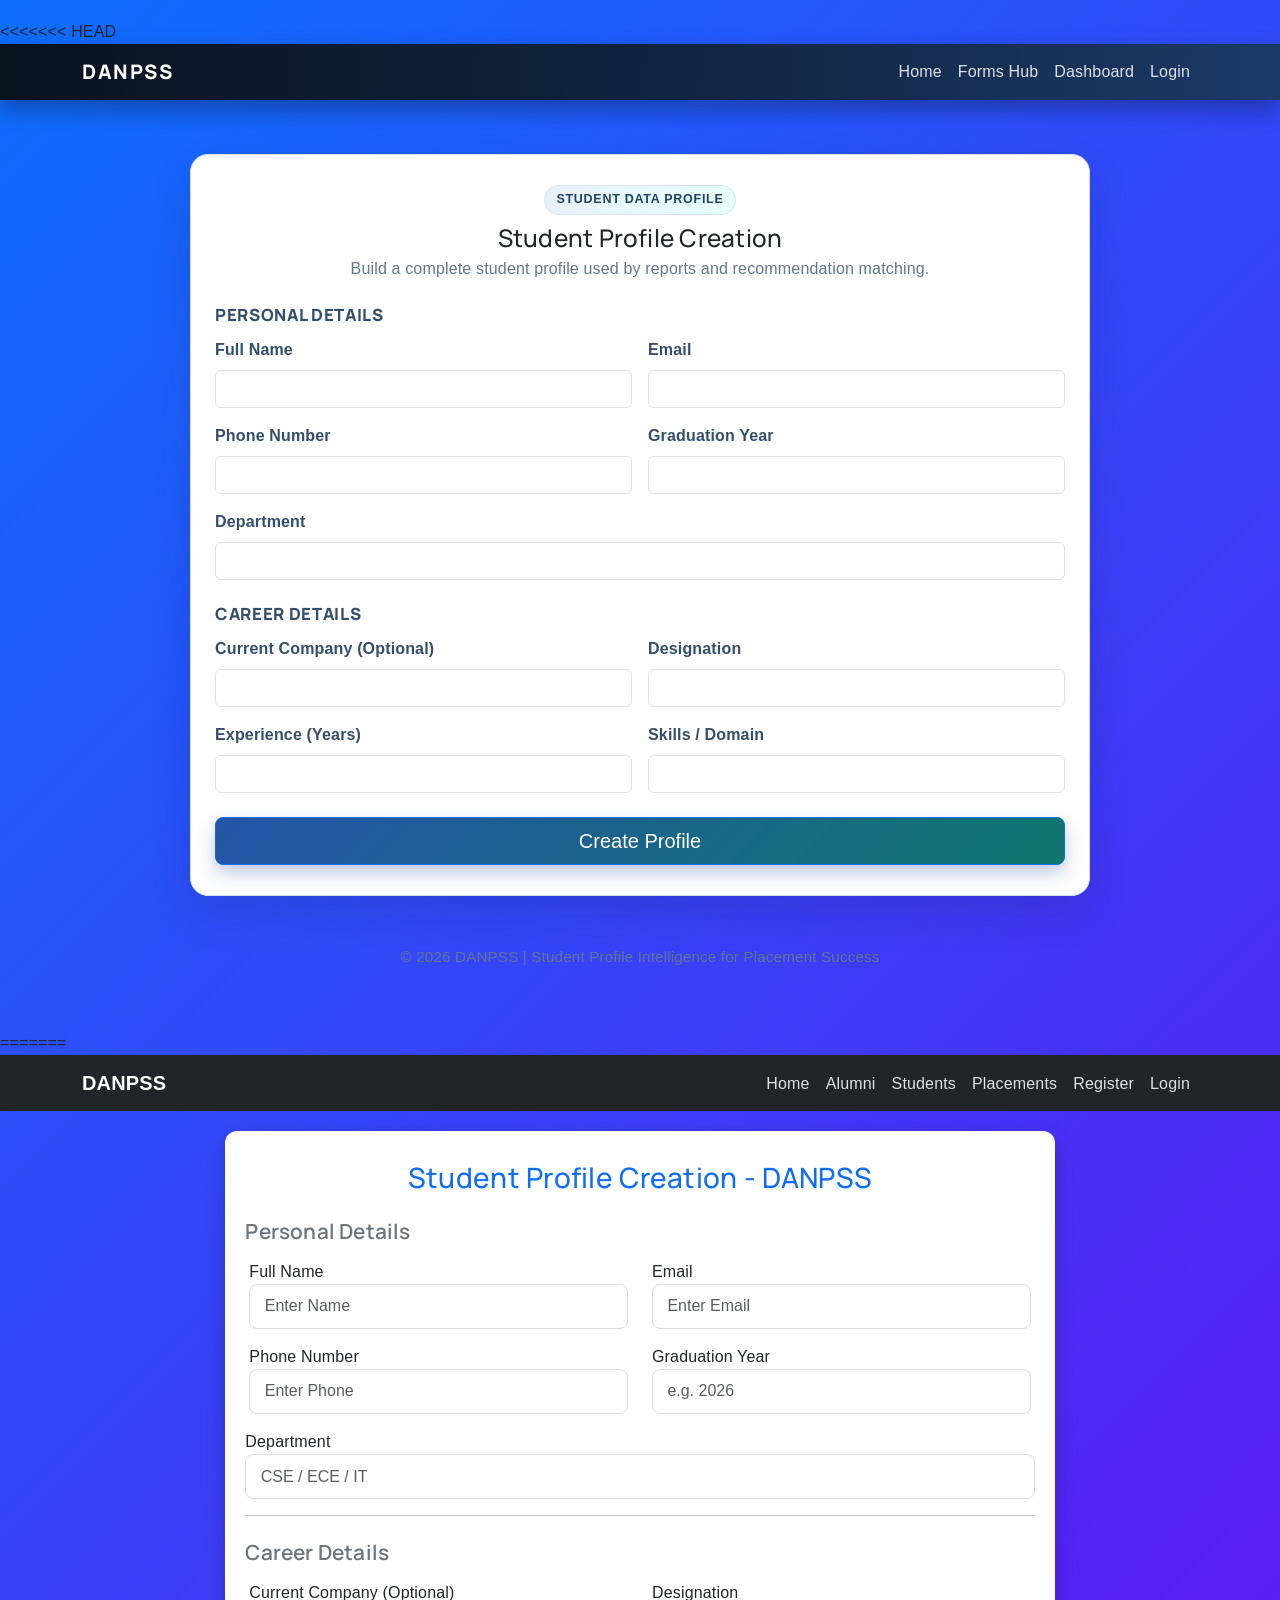
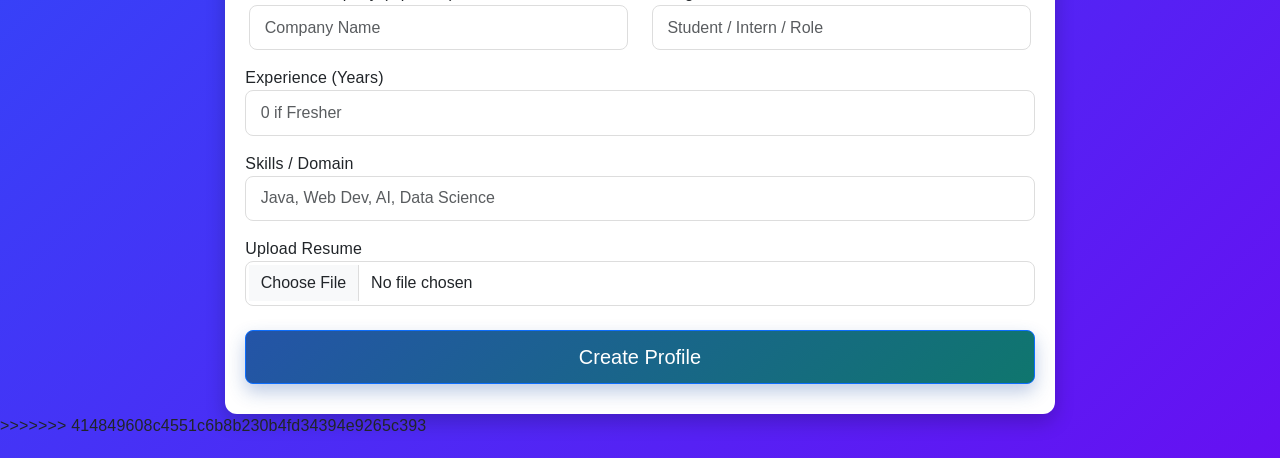
<file: studentprofile.html>
<!DOCTYPE html>
<html lang="en">
<head>
<meta charset="UTF-8">
<meta name="viewport" content="width=device-width, initial-scale=1.0">
<title>DANPSS Student Profile</title>
<<<<<<< HEAD
<link href="https://cdn.jsdelivr.net/npm/bootstrap@5.3.2/dist/css/bootstrap.min.css" rel="stylesheet">
<link href="assets/css/app.css" rel="stylesheet">
</head>
<body>
<nav class="navbar navbar-expand-lg navbar-dark app-navbar sticky-top">
  <div class="container">
    <a class="navbar-brand app-brand" href="/danpss/index.html">DANPSS</a>
    <button class="navbar-toggler" type="button" data-bs-toggle="collapse" data-bs-target="#menu"><span class="navbar-toggler-icon"></span></button>
    <div class="collapse navbar-collapse" id="menu">
      <ul class="navbar-nav ms-auto">
        <li class="nav-item"><a class="nav-link" data-nav href="/danpss/index.html">Home</a></li>
        <li class="nav-item"><a class="nav-link" data-nav href="/danpss/forms.html">Forms Hub</a></li>
        <li class="nav-item"><a class="nav-link" data-nav href="/danpss/dashboard">Dashboard</a></li>
        <li class="nav-item"><a class="nav-link" data-nav href="/danpss/login.html">Login</a></li>
      </ul>
    </div>
  </div>
</nav>

<main class="page-shell">
  <div class="form-shell">
    <div class="form-card">
      <div class="text-center mb-2"><span class="kicker">Student Data Profile</span></div>
      <h1 class="section-title text-center">Student Profile Creation</h1>
      <p class="section-muted text-center">Build a complete student profile used by reports and recommendation matching.</p>
      <div id="studentFormMessage" class="alert alert-danger d-none" role="alert"></div>
      <form action="/danpss/student/profile" method="post" onsubmit="return validateStudentForm()" novalidate>
        <h2 class="form-section-title">Personal Details</h2>
        <div class="row g-3">
          <div class="col-md-6">
            <label class="form-label" for="studentName">Full Name</label>
            <input type="text" id="studentName" name="studentName" class="form-control" maxlength="100" required>
            <div class="invalid-feedback">Name is required.</div>
          </div>
          <div class="col-md-6">
            <label class="form-label" for="studentEmail">Email</label>
            <input type="email" id="studentEmail" name="studentEmail" class="form-control" maxlength="100" required>
            <div class="invalid-feedback">Valid email is required.</div>
          </div>
          <div class="col-md-6">
            <label class="form-label" for="studentPhone">Phone Number</label>
            <input type="tel" id="studentPhone" name="studentPhone" class="form-control" inputmode="numeric" maxlength="10">
            <div class="invalid-feedback">Phone number must be 10 digits.</div>
          </div>
          <div class="col-md-6">
            <label class="form-label" for="studentGraduationYear">Graduation Year</label>
            <input type="number" id="studentGraduationYear" name="studentGraduationYear" class="form-control" min="1990" max="2100">
            <div class="invalid-feedback">Year must be between 1990 and 2100.</div>
          </div>
          <div class="col-12">
            <label class="form-label" for="studentDepartment">Department</label>
            <input type="text" id="studentDepartment" name="studentDepartment" class="form-control" maxlength="50" required>
            <div class="invalid-feedback">Department is required.</div>
          </div>
        </div>

        <h2 class="form-section-title">Career Details</h2>
        <div class="row g-3">
          <div class="col-md-6">
            <label class="form-label" for="studentCompany">Current Company (Optional)</label>
            <input type="text" id="studentCompany" name="studentCompany" class="form-control" maxlength="100">
          </div>
          <div class="col-md-6">
            <label class="form-label" for="studentDesignation">Designation</label>
            <input type="text" id="studentDesignation" name="studentDesignation" class="form-control" maxlength="100" required>
            <div class="invalid-feedback">Designation is required.</div>
          </div>
          <div class="col-md-6">
            <label class="form-label" for="studentExperience">Experience (Years)</label>
            <input type="number" id="studentExperience" name="studentExperience" class="form-control" min="0" max="60">
            <div class="invalid-feedback">Experience must be non-negative.</div>
          </div>
          <div class="col-md-6">
            <label class="form-label" for="studentSkills">Skills / Domain</label>
            <input type="text" id="studentSkills" name="studentSkills" class="form-control" maxlength="255" required>
            <div class="invalid-feedback">Skills are required.</div>
          </div>
        </div>

        <div class="d-grid mt-4">
          <button type="submit" class="btn btn-primary btn-lg">Create Profile</button>
        </div>
      </form>
    </div>
  </div>
  <footer class="page-footer">&copy; 2026 DANPSS | Student Profile Intelligence for Placement Success</footer>
</main>

<script src="https://cdn.jsdelivr.net/npm/bootstrap@5.3.2/dist/js/bootstrap.bundle.min.js"></script>
<script src="validation.js"></script>
<script src="assets/js/app-ui.js"></script>
<script>
document.addEventListener("DOMContentLoaded", function () {
  initFormStatus("studentFormMessage", {
    missing_fields: "Please complete the required student profile fields.",
    invalid_email: "Enter a valid email address.",
    invalid_phone: "Phone number must contain exactly 10 digits.",
    invalid_graduation_year: "Graduation year must be between 1990 and 2100.",
    invalid_experience: "Experience must be a non-negative number.",
    server_error: "Unable to save the student profile right now. Please try again."
  });
});
</script>
</body>
</html>

=======

<link href="https://cdn.jsdelivr.net/npm/bootstrap@5.3.2/dist/css/bootstrap.min.css" rel="stylesheet">

<style>
body{
    background:linear-gradient(135deg,#0d6efd,#6610f2);
    font-family:-apple-system, BlinkMacSystemFont, 'Segoe UI', Roboto, 'Helvetica Neue', Arial, sans-serif;
    padding:20px 0;
}

.profile-card{
    background:#fff;
    border-radius:12px;
    padding:30px 20px;
    margin-top:20px;
    box-shadow:0 8px 20px rgba(0,0,0,0.2);
}

.profile-card h3{
    font-size:clamp(1.3rem, 5vw, 1.75rem);
    margin-bottom:1.5rem;
}

.profile-card h5{
    font-size:clamp(1.1rem, 4vw, 1.3rem);
    margin:1.5rem 0 1rem 0;
    font-weight:600;
}

.profile-card .form-label{
    font-weight:500;
    font-size:0.95rem;
    margin-bottom:0.4rem;
}

.profile-card .form-control,
.profile-card .form-select{
    border-radius:8px;
    border:1px solid #ddd;
    padding:0.6rem 0.9rem;
}

.profile-card .form-control:focus,
.profile-card .form-select:focus{
    border-color:#0d6efd;
    box-shadow:0 0 0 0.2rem rgba(13, 110, 253, 0.15);
}

.profile-card .btn{
    padding:0.7rem 1.5rem;
    font-weight:500;
    border-radius:8px;
}

.profile-card .row{
    margin-left:-0.5rem;
    margin-right:-0.5rem;
}

@media(max-width:768px){
    .profile-card{
        padding:25px 15px;
    }
}
</style>
</head>

<body>

<!-- ✅ Navbar -->
<nav class="navbar navbar-expand-lg navbar-dark bg-dark sticky-top">
<div class="container">
<a class="navbar-brand fw-bold" href="index.html">DANPSS</a>

<button class="navbar-toggler" data-bs-toggle="collapse" data-bs-target="#menu">
<span class="navbar-toggler-icon"></span>
</button>

<div class="collapse navbar-collapse" id="menu">
<ul class="navbar-nav ms-auto">
<li class="nav-item"><a class="nav-link" href="index.html">Home</a></li>
<li class="nav-item"><a class="nav-link" href="alumnireg.html">Alumni</a></li>
<li class="nav-item"><a class="nav-link" href="studentprofile.html">Students</a></li>
<li class="nav-item"><a class="nav-link" href="jobpost.html">Placements</a></li>
<li class="nav-item"><a class="nav-link" href="register.html">Register</a></li>
<li class="nav-item"><a class="nav-link" href="login.html">Login</a></li>
</ul>
</div>
</div>
</nav>

<div class="container-fluid">
<div class="row justify-content-center">
<div class="col-12 col-lg-9 col-xl-8">

<div class="profile-card">

<h3 class="text-center text-primary mb-4">Student Profile Creation - DANPSS</h3>

<form action="/danpss/student/profile" method="post" onsubmit="return validateStudentForm()" novalidate>

<h5 class="text-secondary">Personal Details</h5>

<div class="row">
<div class="col-md-6 mb-3">
<label>Full Name</label>
<input type="text" id="studentName" name="studentName" class="form-control" placeholder="Enter Name" required>
</div>

<div class="col-md-6 mb-3">
<label>Email</label>
<input type="email" id="studentEmail" name="studentEmail" class="form-control" placeholder="Enter Email" required>
</div>
</div>

<div class="row">
<div class="col-md-6 mb-3">
<label>Phone Number</label>
<input type="tel" id="studentPhone" name="studentPhone" class="form-control" placeholder="Enter Phone">
</div>

<div class="col-md-6 mb-3">
<label>Graduation Year</label>
<input type="number" id="studentGraduationYear" name="studentGraduationYear" class="form-control" placeholder="e.g. 2026">
</div>
</div>

<div class="mb-3">
<label>Department</label>
<input type="text" id="studentDepartment" name="studentDepartment" class="form-control" placeholder="CSE / ECE / IT">
</div>

<hr>

<h5 class="text-secondary">Career Details</h5>

<div class="row">
<div class="col-md-6 mb-3">
<label>Current Company (Optional)</label>
<input type="text" id="studentCompany" name="studentCompany" class="form-control" placeholder="Company Name">
</div>

<div class="col-md-6 mb-3">
<label>Designation</label>
<input type="text" id="studentDesignation" name="studentDesignation" class="form-control" placeholder="Student / Intern / Role">
</div>
</div>

<div class="mb-3">
<label>Experience (Years)</label>
<input type="number" id="studentExperience" name="studentExperience" class="form-control" placeholder="0 if Fresher">
</div>

<div class="mb-3">
<label>Skills / Domain</label>
<input type="text" id="studentSkills" name="studentSkills" class="form-control" placeholder="Java, Web Dev, AI, Data Science">
</div>

<div class="mb-3">
<label>Upload Resume</label>
<input type="file" class="form-control">
</div>

<div class="d-grid mt-4">
<button type="submit" class="btn btn-primary btn-lg">Create Profile</button>
</div>

</form>

</div>
</div>
</div>
</div>
<script src="https://cdn.jsdelivr.net/npm/bootstrap@5.3.2/dist/js/bootstrap.bundle.min.js"></script>
<script src="validation.js"></script>
</body>
</html>
>>>>>>> 414849608c4551c6b8b230b4fd34394e9265c393
</file>
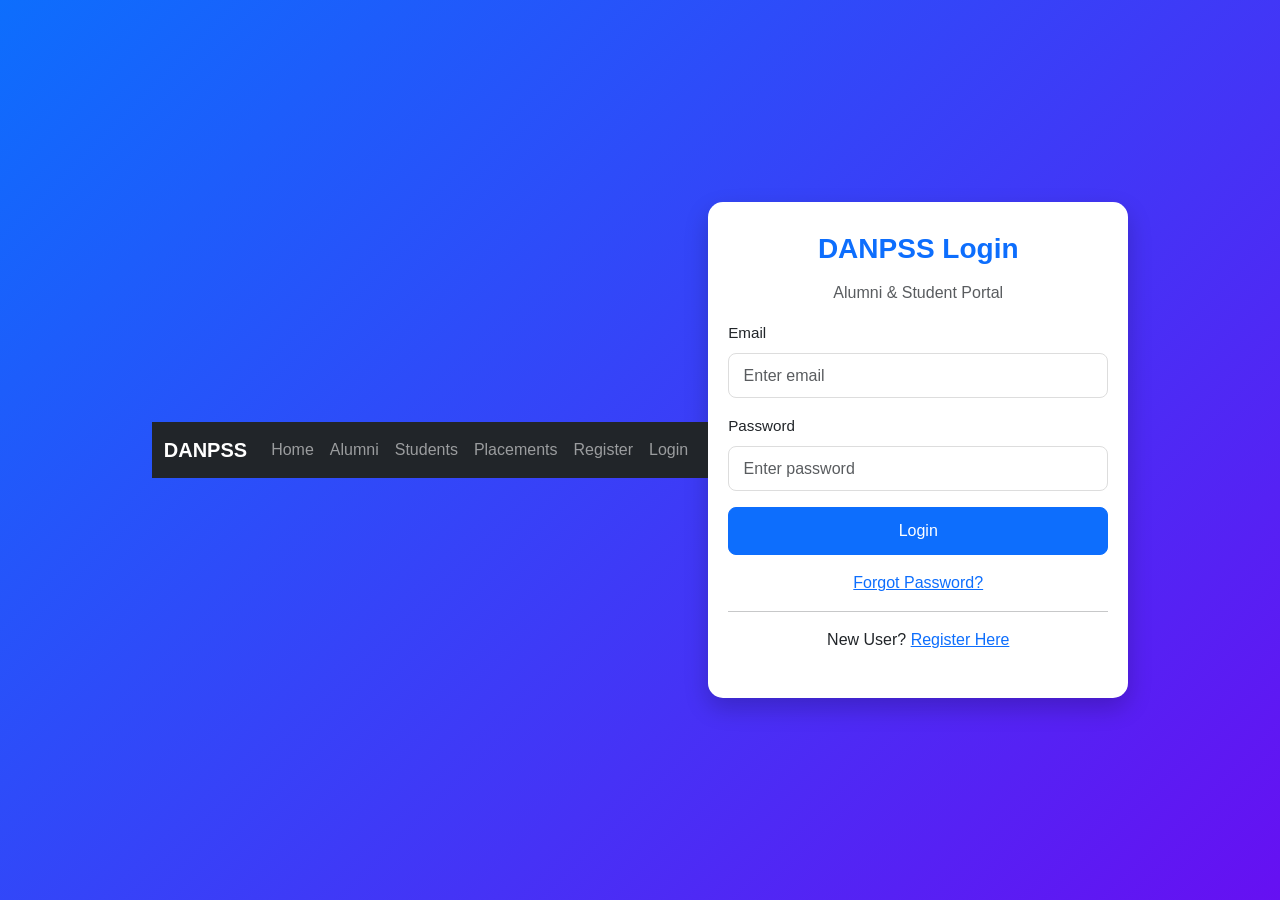
<file: backend/target/danpss/login.html>
<!DOCTYPE html>
<html lang="en">
<head>
<meta charset="UTF-8">
<meta name="viewport" content="width=device-width, initial-scale=1.0">
<title>DANPSS Login</title>

<!-- Bootstrap -->
<link href="https://cdn.jsdelivr.net/npm/bootstrap@5.3.2/dist/css/bootstrap.min.css" rel="stylesheet">

<style>
body{
    background: linear-gradient(135deg,#0d6efd,#6610f2);
    min-height:100vh;
    display:flex;
    justify-content:center;
    align-items:center;
    font-family:-apple-system, BlinkMacSystemFont, 'Segoe UI', Roboto, 'Helvetica Neue', Arial, sans-serif;
    padding:20px;
}

.login-card{
    background:white;
    padding:30px 20px;
    border-radius:15px;
    box-shadow:0 10px 25px rgba(0,0,0,0.2);
    width:100%;
    max-width:420px;
}

.login-card h3{
    font-size:clamp(1.3rem, 5vw, 1.75rem);
    margin-bottom:0.5rem;
}

.login-card .form-label{
    font-weight:500;
    font-size:0.95rem;
}

.login-card .form-control{
    border-radius:8px;
    border:1px solid #ddd;
    padding:0.6rem 0.9rem;
}

.login-card .form-control:focus{
    border-color:#0d6efd;
    box-shadow:0 0 0 0.2rem rgba(13, 110, 253, 0.15);
}

.login-card .btn{
    padding:0.7rem;
    font-weight:500;
    border-radius:8px;
}

.brand{
    font-weight:bold;
    color:#0d6efd;
}

@media(max-width:576px){
    .login-card{
        padding:25px 15px;
    }
}
</style>
</head>

<body>

<!-- ✅ Navbar -->
<nav class="navbar navbar-expand-lg navbar-dark bg-dark sticky-top">
<div class="container">
<a class="navbar-brand fw-bold" href="index.html">DANPSS</a>

<button class="navbar-toggler" data-bs-toggle="collapse" data-bs-target="#menu">
<span class="navbar-toggler-icon"></span>
</button>

<div class="collapse navbar-collapse" id="menu">
<ul class="navbar-nav ms-auto">
<li class="nav-item"><a class="nav-link" href="index.html">Home</a></li>
<li class="nav-item"><a class="nav-link" href="alumnireg.html">Alumni</a></li>
<li class="nav-item"><a class="nav-link" href="studentprofile.html">Students</a></li>
<li class="nav-item"><a class="nav-link" href="jobpost.html">Placements</a></li>
<li class="nav-item"><a class="nav-link" href="register.html">Register</a></li>
<li class="nav-item"><a class="nav-link" href="login.html">Login</a></li>
</ul>
</div>
</div>
</nav>

<div class="login-card">

<h3 class="text-center mb-3 brand">DANPSS Login</h3>
<p class="text-center text-muted">Alumni & Student Portal</p>

<form action="/danpss/login" method="post" onsubmit="return validateLogin()" novalidate>

<div class="mb-3">
<label class="form-label">Email</label>
<input type="email" id="loginEmail" name="loginEmail" class="form-control" placeholder="Enter email" required>
</div>

<div class="mb-3">
<label class="form-label">Password</label>
<input type="password" id="loginPass" name="loginPass" class="form-control" placeholder="Enter password" required>
</div>

<div class="d-grid">
<button type="submit" class="btn btn-primary">Login</button>
</div>

<div class="text-center mt-3">
<a href="#">Forgot Password?</a>
</div>

<hr>

<p class="text-center">
New User? <a href="register.html">Register Here</a>
</p>

</form>
</div>
<script src="https://cdn.jsdelivr.net/npm/bootstrap@5.3.2/dist/js/bootstrap.bundle.min.js"></script>
<script src="validation.js"></script>
</body>
</html>
</file>
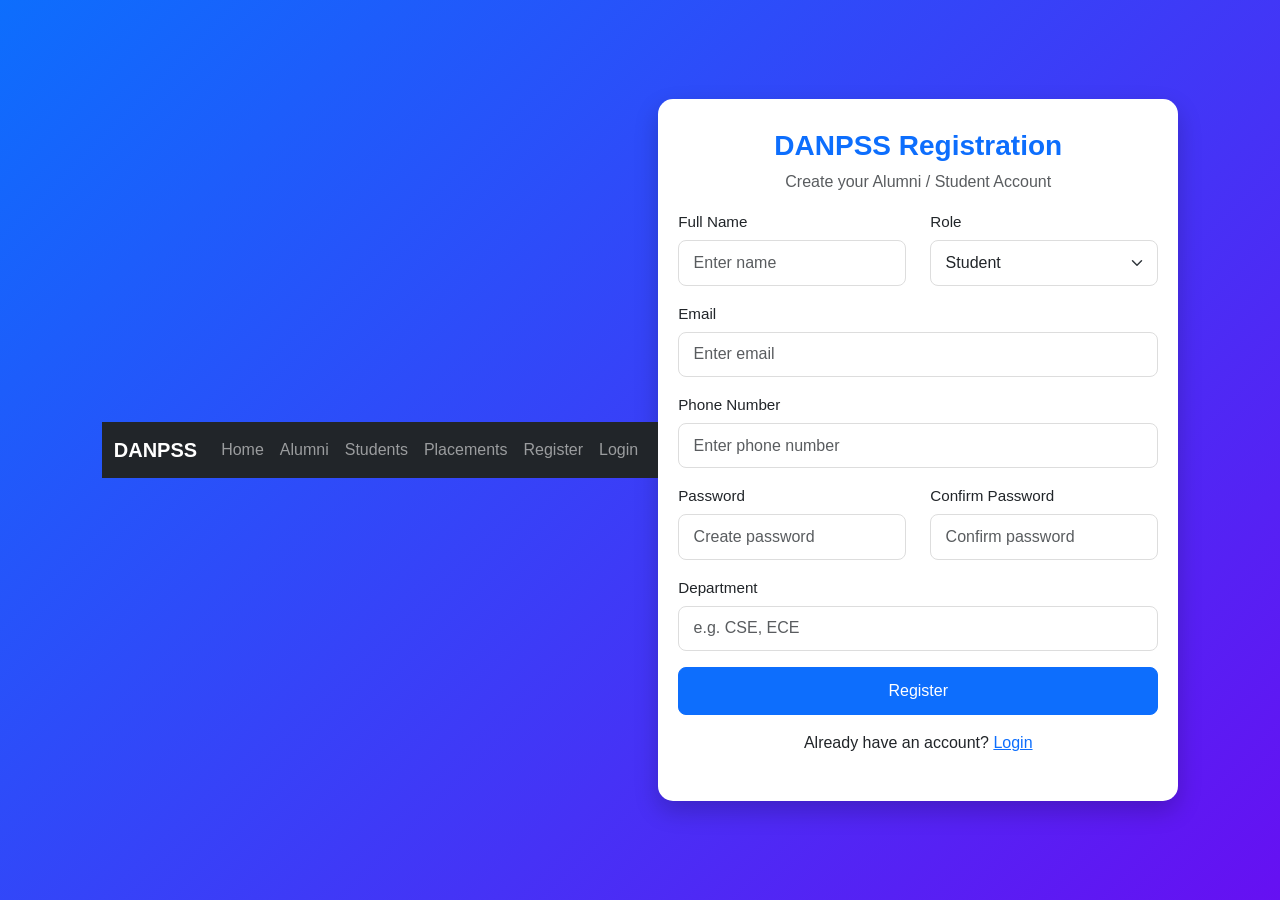
<file: backend/target/danpss/register.html>
<!DOCTYPE html>
<html lang="en">
<head>
<meta charset="UTF-8">
<meta name="viewport" content="width=device-width, initial-scale=1.0">
<title>DANPSS Registration</title>

<!-- Bootstrap CDN -->
<link href="https://cdn.jsdelivr.net/npm/bootstrap@5.3.2/dist/css/bootstrap.min.css" rel="stylesheet">

<style>
body{
    background: linear-gradient(135deg,#0d6efd,#6610f2);
    min-height:100vh;
    display:flex;
    justify-content:center;
    align-items:center;
    font-family:-apple-system, BlinkMacSystemFont, 'Segoe UI', Roboto, 'Helvetica Neue', Arial, sans-serif;
    padding:20px;
}

.register-card{
    background:white;
    padding:30px 20px;
    border-radius:15px;
    box-shadow:0 10px 25px rgba(0,0,0,0.2);
    width:100%;
    max-width:520px;
}

.register-card h3{
    font-size:clamp(1.3rem, 5vw, 1.75rem);
    margin-bottom:0.5rem;
}

.register-card .form-label{
    font-weight:500;
    font-size:0.95rem;
    margin-bottom:0.4rem;
}

.register-card .form-control,
.register-card .form-select{
    border-radius:8px;
    border:1px solid #ddd;
    padding:0.6rem 0.9rem;
}

.register-card .form-control:focus,
.register-card .form-select:focus{
    border-color:#0d6efd;
    box-shadow:0 0 0 0.2rem rgba(13, 110, 253, 0.15);
}

.register-card .btn{
    padding:0.7rem;
    font-weight:500;
    border-radius:8px;
}

.brand{
    font-weight:bold;
    color:#0d6efd;
}

@media(max-width:576px){
    .register-card{
        padding:25px 15px;
    }
    
    .register-card .row{
        margin-left:-0.5rem;
        margin-right:-0.5rem;
    }
}
</style>
</head>

<body>

<!-- ✅ Navbar -->
<nav class="navbar navbar-expand-lg navbar-dark bg-dark sticky-top">
<div class="container">
<a class="navbar-brand fw-bold" href="index.html">DANPSS</a>

<button class="navbar-toggler" data-bs-toggle="collapse" data-bs-target="#menu">
<span class="navbar-toggler-icon"></span>
</button>

<div class="collapse navbar-collapse" id="menu">
<ul class="navbar-nav ms-auto">
<li class="nav-item"><a class="nav-link" href="index.html">Home</a></li>
<li class="nav-item"><a class="nav-link" href="alumnireg.html">Alumni</a></li>
<li class="nav-item"><a class="nav-link" href="studentprofile.html">Students</a></li>
<li class="nav-item"><a class="nav-link" href="jobpost.html">Placements</a></li>
<li class="nav-item"><a class="nav-link" href="register.html">Register</a></li>
<li class="nav-item"><a class="nav-link" href="login.html">Login</a></li>
</ul>
</div>
</div>
</nav>

<div class="register-card">

<h3 class="text-center brand mb-2">DANPSS Registration</h3>
<p class="text-center text-muted">Create your Alumni / Student Account</p>

<form action="/danpss/register" method="post" onsubmit="return validateRegisterForm()" novalidate>

<div class="row">
<div class="col-md-6 mb-3">
<label class="form-label">Full Name</label>
<input type="text" id="regName" name="regName" class="form-control" placeholder="Enter name" required>
</div>

<div class="col-md-6 mb-3">
<label class="form-label">Role</label>
<select name="role" class="form-select">
<option>Student</option>
<option>Alumni</option>
</select>
</div>
</div>

<div class="mb-3">
<label class="form-label">Email</label>
<input type="email" id="regEmail" name="regEmail" class="form-control" placeholder="Enter email" required>
</div>

<div class="mb-3">
<label class="form-label">Phone Number</label>
<input type="tel" id="regPhone" name="regPhone" class="form-control" placeholder="Enter phone number" required>
</div>

<div class="row">
<div class="col-md-6 mb-3">
<label class="form-label">Password</label>
<input type="password" id="regPass" name="regPass" class="form-control" placeholder="Create password" required>
</div>

<div class="col-md-6 mb-3">
<label class="form-label">Confirm Password</label>
<input type="password" id="regCPass" name="regCPass" class="form-control" placeholder="Confirm password" required>
</div>
</div>

<div class="mb-3">
<label class="form-label">Department</label>
<input type="text" name="department" class="form-control" placeholder="e.g. CSE, ECE">
</div>

<div class="d-grid">
<button type="submit" class="btn btn-primary">Register</button>
</div>

<p class="text-center mt-3">
Already have an account? <a href="login.html">Login</a>
</p>

</form>
</div>
<script src="https://cdn.jsdelivr.net/npm/bootstrap@5.3.2/dist/js/bootstrap.bundle.min.js"></script>
<script src="validation.js"></script>
</body>
</html>
</file>
<file: assets/css/app.css>
@import url("https://fonts.googleapis.com/css2?family=Manrope:wght@500;600;700;800&family=Source+Sans+3:wght@400;500;600;700&display=swap");

:root {
  --brand-950: #09121f;
  --brand-900: #10223d;
  --brand-700: #1b3a67;
  --brand-500: #2454a7;
  --accent-600: #0f766e;
  --accent-500: #14b8a6;
  --accent-300: #7dd3c9;
  --surface: #ffffff;
  --surface-soft: #f5f9ff;
  --surface-muted: #eef4fb;
  --border: #d4dfec;
  --text-900: #0f1f33;
  --text-700: #344e6d;
  --text-500: #61778f;
  --success: #1f9d55;
  --warning: #ca8a04;
  --danger: #dc2626;
  --shadow-lg: 0 18px 42px rgba(12, 27, 46, 0.14);
  --shadow-md: 0 12px 28px rgba(12, 27, 46, 0.09);
  --radius-lg: 18px;
  --radius-md: 12px;
}

* {
  box-sizing: border-box;
}

html,
body {
  min-height: 100%;
}

body {
  margin: 0;
  color: var(--text-900);
  background:
    radial-gradient(circle at 8% -10%, #dbeafe 0%, transparent 42%),
    radial-gradient(circle at 96% -12%, #ccfbf1 0%, transparent 46%),
    radial-gradient(circle at 85% 30%, #ede9fe 0%, transparent 33%),
    linear-gradient(180deg, #f8fbff 0%, #eef4fb 100%);
  font-family: "Source Sans 3", Arial, sans-serif;
  line-height: 1.55;
  letter-spacing: 0.01em;
}

a {
  color: var(--brand-500);
  text-decoration: none;
}

a:hover {
  color: #1e429f;
}

h1,
h2,
h3,
h4,
h5,
h6 {
  font-family: "Manrope", "Segoe UI", Arial, sans-serif;
  color: var(--text-900);
  letter-spacing: 0.01em;
}

.app-navbar {
  background: linear-gradient(95deg, var(--brand-950), var(--brand-900) 48%, var(--brand-700));
  box-shadow: 0 10px 22px rgba(9, 18, 31, 0.34);
}

.app-brand {
  font-family: "Manrope", sans-serif;
  font-weight: 800;
  letter-spacing: 0.08em;
}

.navbar-dark .navbar-nav .nav-link {
  color: rgba(255, 255, 255, 0.86);
  position: relative;
  padding-bottom: 0.44rem;
}

.navbar-dark .navbar-nav .nav-link:hover,
.navbar-dark .navbar-nav .nav-link.active {
  color: #ffffff;
}

.navbar-dark .navbar-nav .nav-link::after {
  content: "";
  position: absolute;
  left: 0.42rem;
  right: 0.42rem;
  bottom: 0.14rem;
  height: 2px;
  border-radius: 999px;
  background: linear-gradient(90deg, #93c5fd, #5eead4);
  transform: scaleX(0);
  transform-origin: left center;
  transition: transform 0.2s ease;
}

.navbar-dark .navbar-nav .nav-link:hover::after,
.navbar-dark .navbar-nav .nav-link.active::after {
  transform: scaleX(1);
}

.page-shell {
  max-width: 1240px;
  margin: 0 auto;
  padding: 24px 16px 42px;
}

.hero {
  border-radius: 0 0 34px 34px;
  color: #fff;
  background:
    radial-gradient(circle at 18% 14%, rgba(255, 255, 255, 0.25), transparent 36%),
    radial-gradient(circle at 80% 16%, rgba(110, 231, 183, 0.2), transparent 40%),
    linear-gradient(135deg, var(--brand-950), var(--brand-500) 62%, var(--accent-600));
  padding: 78px 20px;
  box-shadow: var(--shadow-lg);
}

.hero p,
.hero .lead {
  color: rgba(255, 255, 255, 0.9);
}

.page-header {
  margin-bottom: 1.2rem;
}

.page-title {
  font-size: clamp(1.6rem, 2.2vw, 2.25rem);
  margin-bottom: 0.3rem;
}

.section-title {
  font-size: clamp(1.35rem, 1.9vw, 1.9rem);
  margin-bottom: 0.35rem;
}

.section-muted {
  color: var(--text-500);
}

.kicker {
  display: inline-flex;
  align-items: center;
  gap: 0.4rem;
  padding: 0.28rem 0.72rem;
  border-radius: 999px;
  background: linear-gradient(90deg, #e8f1ff, #e6fffb);
  color: #24415f;
  font-size: 0.78rem;
  font-weight: 700;
  letter-spacing: 0.06em;
  text-transform: uppercase;
  border: 1px solid #d2e3f7;
}

.meta-chip {
  display: inline-flex;
  align-items: center;
  gap: 0.35rem;
  padding: 0.42rem 0.7rem;
  border-radius: 999px;
  border: 1px solid #d3dfed;
  background: #f8fbff;
  color: #2f4a66;
  font-size: 0.84rem;
  font-weight: 600;
}

.hero-actions .btn {
  min-width: 180px;
}

.surface,
.app-card {
  background: var(--surface);
  border: 1px solid var(--border);
  border-radius: var(--radius-lg);
  box-shadow: var(--shadow-md);
}

.app-card {
  padding: 1.2rem;
  position: relative;
  overflow: hidden;
}

.app-card::before {
  content: "";
  position: absolute;
  top: 0;
  left: 0;
  right: 0;
  height: 3px;
  opacity: 0;
  background: linear-gradient(90deg, rgba(36, 84, 167, 0.9), rgba(20, 184, 166, 0.9));
  transition: opacity 0.2s ease;
}

.app-card:hover::before {
  opacity: 1;
}

.feature-card {
  height: 100%;
  transition: transform 0.2s ease, box-shadow 0.2s ease;
}

.feature-card:hover {
  transform: translateY(-6px);
  box-shadow: 0 18px 36px rgba(12, 27, 46, 0.16);
}

.feature-card h2 {
  margin-bottom: 0.55rem;
}

.feature-card p {
  margin-bottom: 1rem;
}

.form-shell {
  max-width: 900px;
  margin: 30px auto;
}

.form-card {
  background: var(--surface);
  border: 1px solid var(--border);
  border-radius: var(--radius-lg);
  box-shadow: var(--shadow-lg);
  padding: 30px 24px;
}

.form-section-title {
  font-size: 1.05rem;
  color: var(--text-700);
  margin: 1.45rem 0 0.85rem;
  font-weight: 800;
  text-transform: uppercase;
  letter-spacing: 0.04em;
}

.form-label {
  font-weight: 700;
  color: var(--text-700);
}

.form-control,
.form-select,
textarea.form-control {
  border-radius: 10px;
  border-color: #c8d6e6;
  padding: 0.67rem 0.88rem;
}

.form-control:focus,
.form-select:focus,
textarea.form-control:focus {
  border-color: var(--brand-500);
  box-shadow: 0 0 0 0.2rem rgba(36, 84, 167, 0.16);
}

.form-control.is-invalid,
.form-select.is-invalid,
textarea.form-control.is-invalid {
  border-color: rgba(220, 38, 38, 0.65);
  box-shadow: 0 0 0 0.12rem rgba(220, 38, 38, 0.16);
}

.alert {
  border-radius: 12px;
}

.btn {
  border-radius: 10px;
  font-weight: 600;
}

.btn-primary {
  background: linear-gradient(135deg, var(--brand-500), var(--accent-600));
  border: 0;
  box-shadow: 0 8px 18px rgba(36, 84, 167, 0.3);
}

.btn-primary:hover {
  background: linear-gradient(135deg, #1f4a93, #0f766e);
  box-shadow: 0 10px 22px rgba(36, 84, 167, 0.34);
}

.btn-outline-primary {
  border-color: #7ba2dd;
}

.btn-outline-secondary {
  border-color: #a7b8ca;
  color: #2f4862;
}

.kpi-card .kpi-label {
  font-size: 0.76rem;
  text-transform: uppercase;
  letter-spacing: 0.09em;
  color: var(--text-500);
}

.kpi-card .kpi-value {
  font-size: clamp(1.6rem, 2.1vw, 2.2rem);
  font-weight: 800;
  line-height: 1.1;
}

.empty-state {
  border: 1px dashed #b4c7dd;
  border-radius: 14px;
  background: linear-gradient(180deg, #f8fbff, #f2f7ff);
  color: var(--text-700);
  padding: 1.15rem;
}

.table-wrap {
  border-radius: 14px;
  overflow: hidden;
  border: 1px solid #e0e8f2;
}

.table {
  margin-bottom: 0;
}

.table thead th {
  font-size: 0.82rem;
  text-transform: uppercase;
  letter-spacing: 0.05em;
  color: var(--text-700);
  background: #f2f7ff;
  white-space: nowrap;
}

.table td {
  vertical-align: middle;
}

.table tbody tr:nth-child(even) {
  background: #fcfdff;
}

.table tbody tr:hover {
  background: #eef6ff;
}

.badge-soft {
  background: linear-gradient(90deg, #e6fffb, #eaf1ff);
  color: #0f766e;
}

.card-toolbar {
  display: flex;
  align-items: center;
  justify-content: space-between;
  gap: 0.8rem;
  margin-bottom: 0.75rem;
}

.stack-tight > * + * {
  margin-top: 0.45rem;
}

.page-footer {
  margin-top: 26px;
  color: var(--text-500);
  text-align: center;
  padding: 20px 10px;
  font-size: 0.95rem;
}

.back-to-top {
  position: fixed;
  right: 16px;
  bottom: 16px;
  width: 40px;
  height: 40px;
  border-radius: 999px;
  border: 0;
  background: linear-gradient(135deg, var(--brand-500), var(--accent-600));
  color: #fff;
  box-shadow: 0 10px 22px rgba(12, 27, 46, 0.26);
  opacity: 0;
  transform: translateY(12px);
  pointer-events: none;
  transition: 0.2s ease;
  z-index: 1080;
}

.back-to-top.show {
  opacity: 1;
  transform: translateY(0);
  pointer-events: auto;
}

@media (prefers-reduced-motion: no-preference) {
  .hero h1,
  .hero p,
  .hero .btn,
  .app-card,
  .form-card {
    animation: fadeUp 0.42s ease both;
  }

  .hero p {
    animation-delay: 0.08s;
  }

  .hero .btn {
    animation-delay: 0.12s;
  }
}

@keyframes fadeUp {
  from {
    opacity: 0;
    transform: translateY(8px);
  }
  to {
    opacity: 1;
    transform: translateY(0);
  }
}

@media (max-width: 992px) {
  .hero {
    padding: 56px 16px;
  }

  .kpi-card .kpi-value {
    font-size: 1.7rem;
  }
}

@media (max-width: 768px) {
  .hero {
    border-radius: 0 0 24px 24px;
    padding: 48px 14px;
  }

  .form-card {
    padding: 22px 16px;
  }

  .page-shell {
    padding: 14px 10px 32px;
  }
}
</file>
